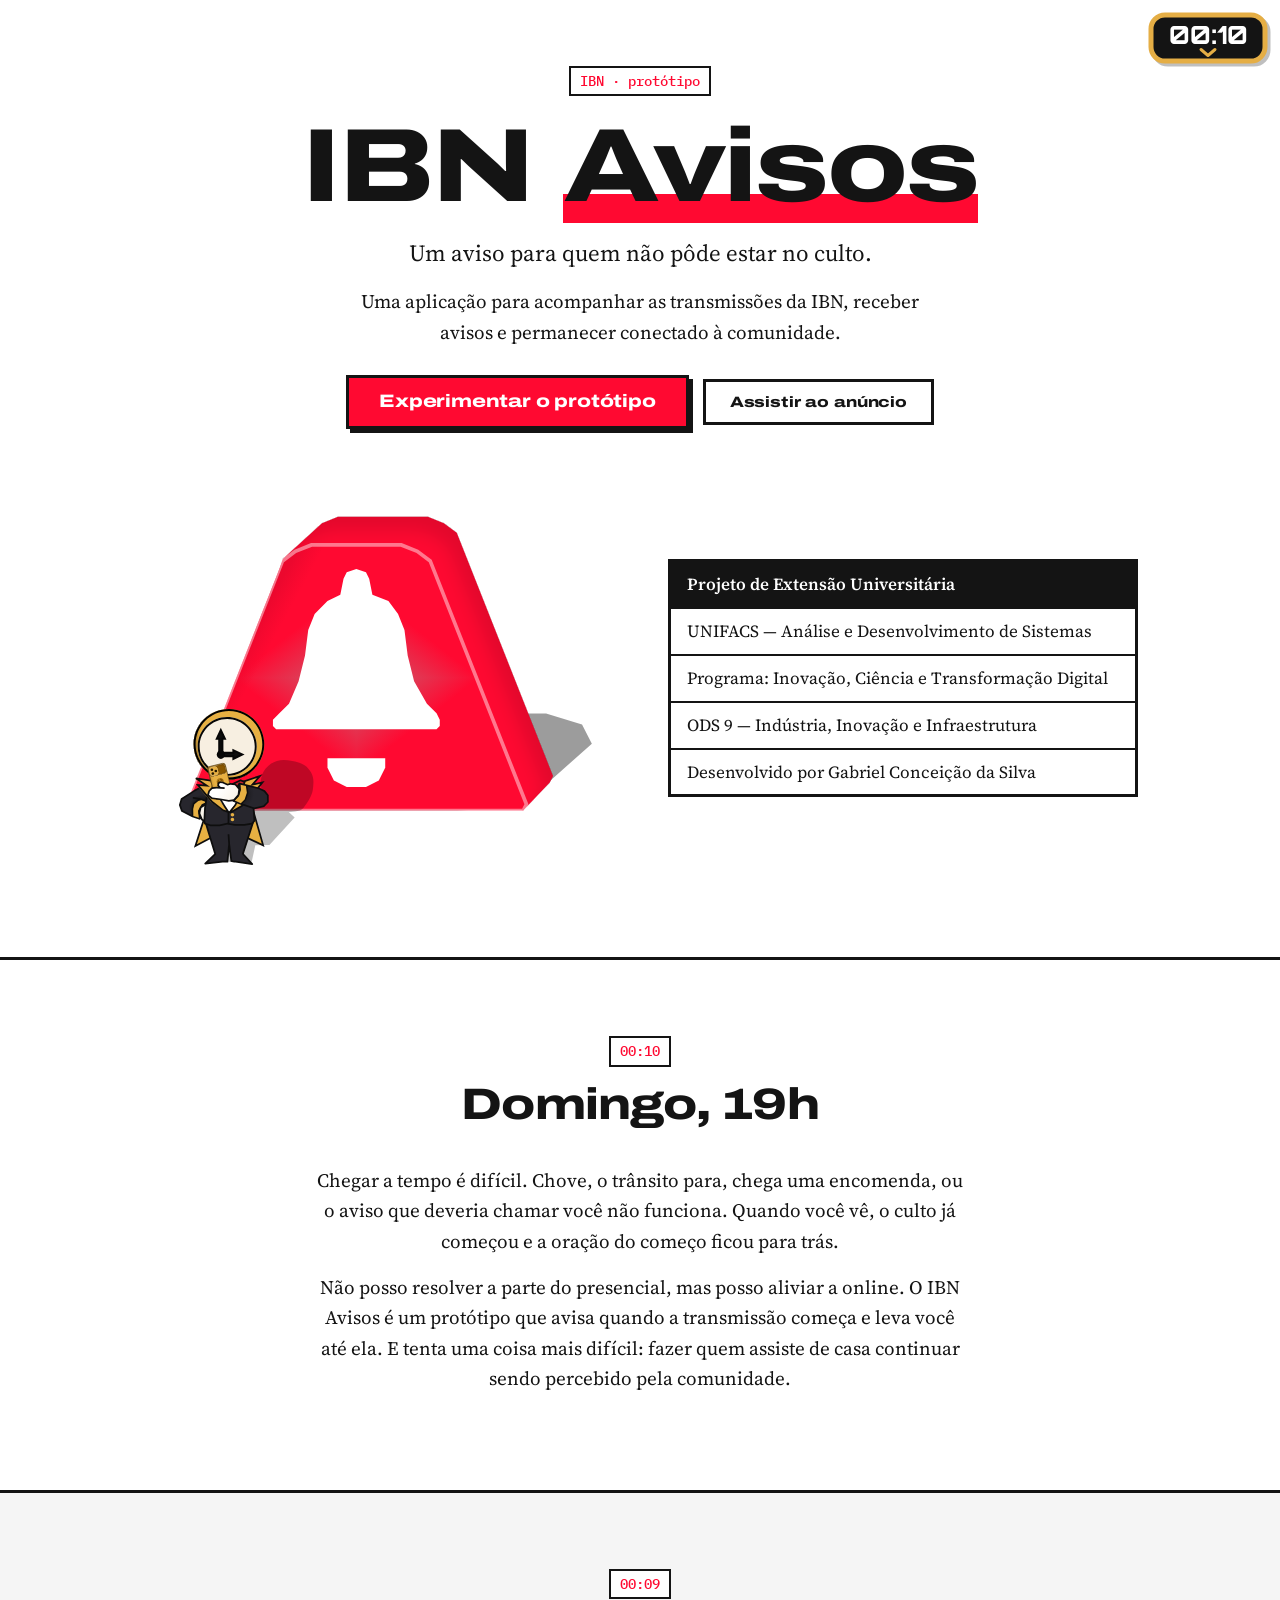
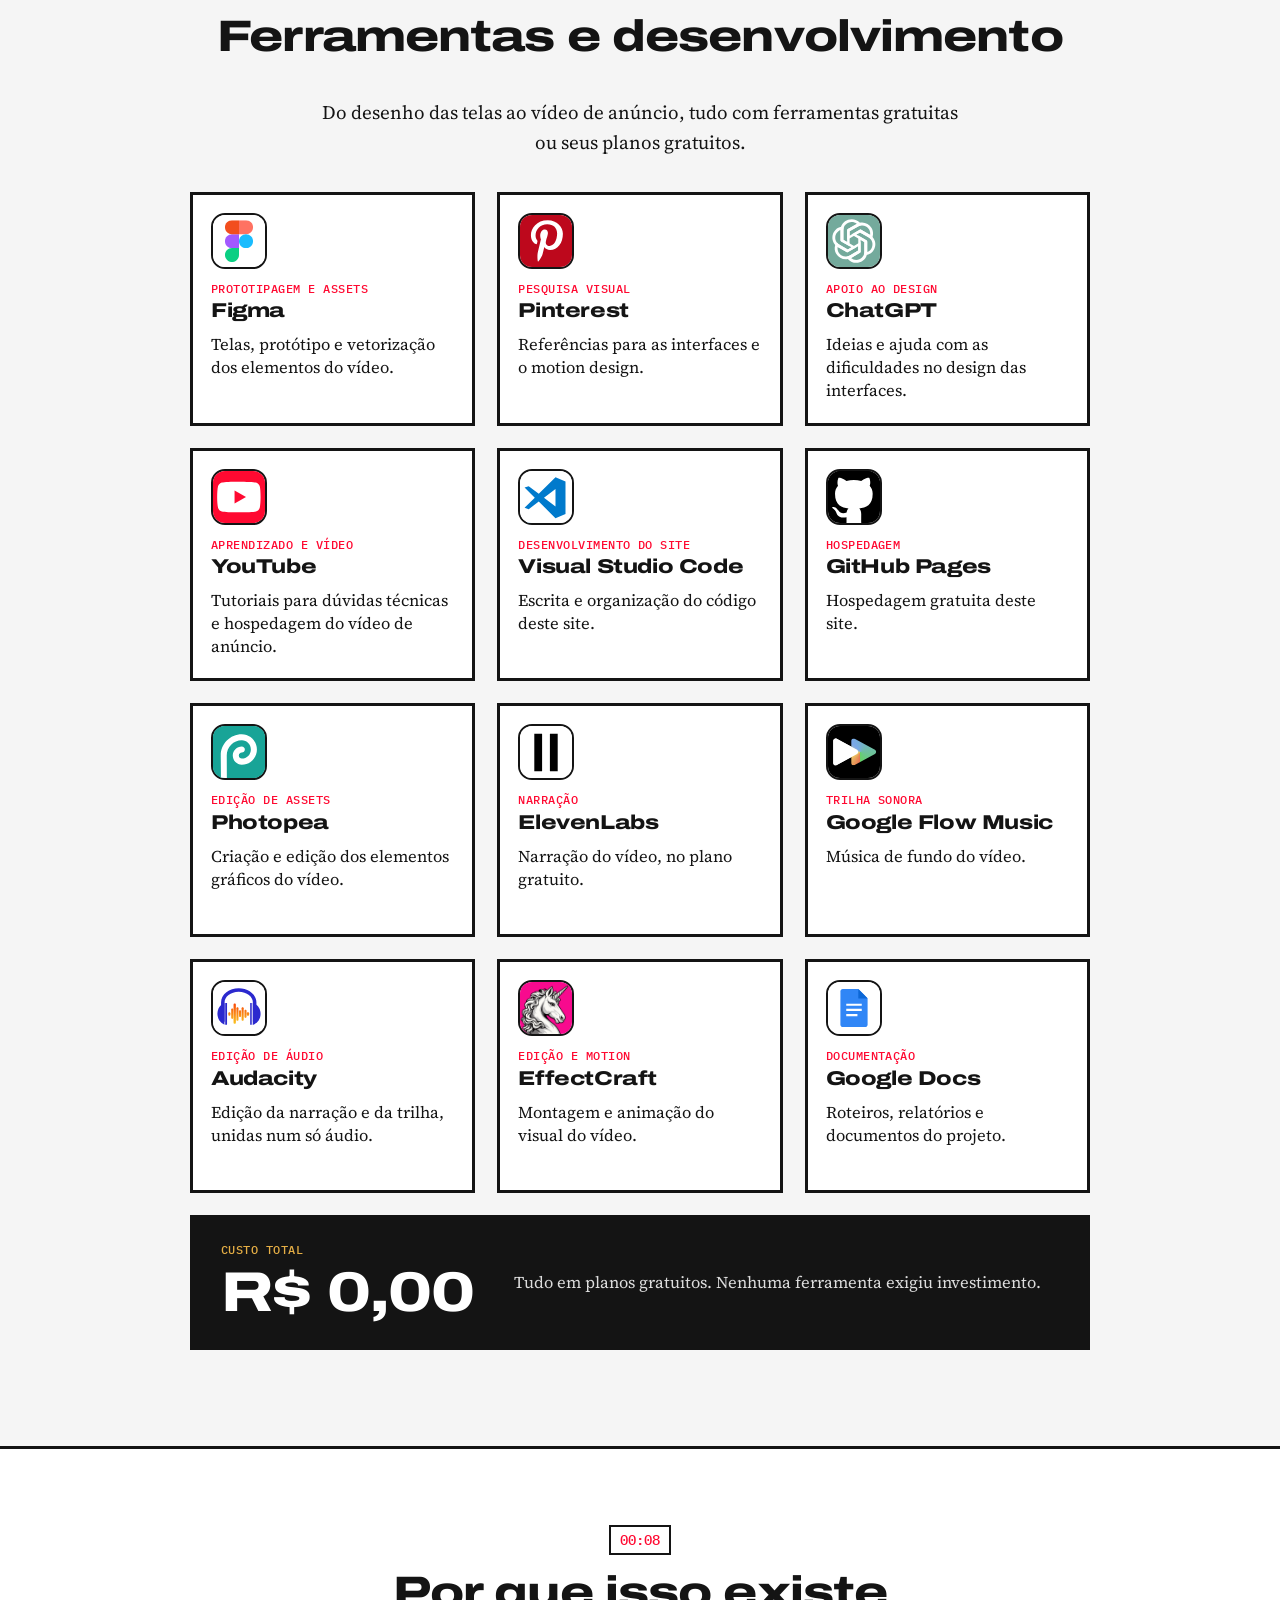
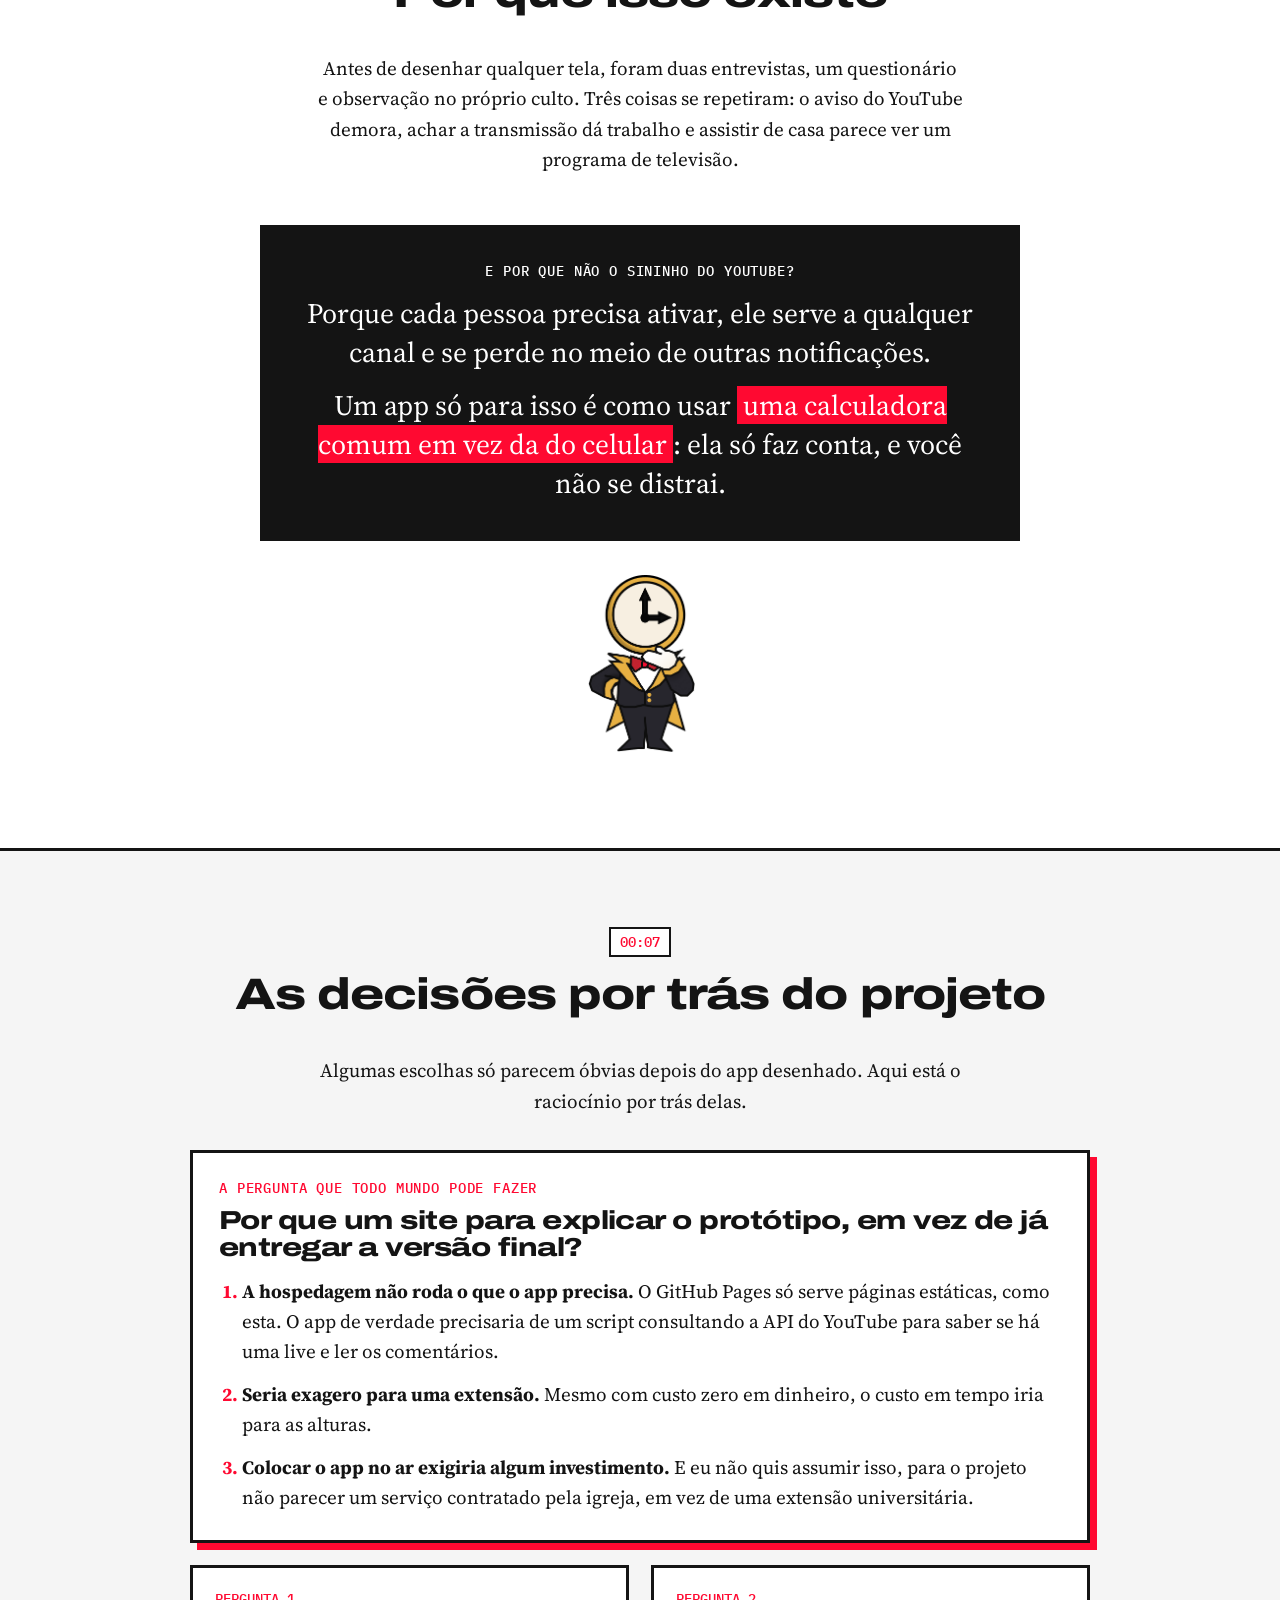
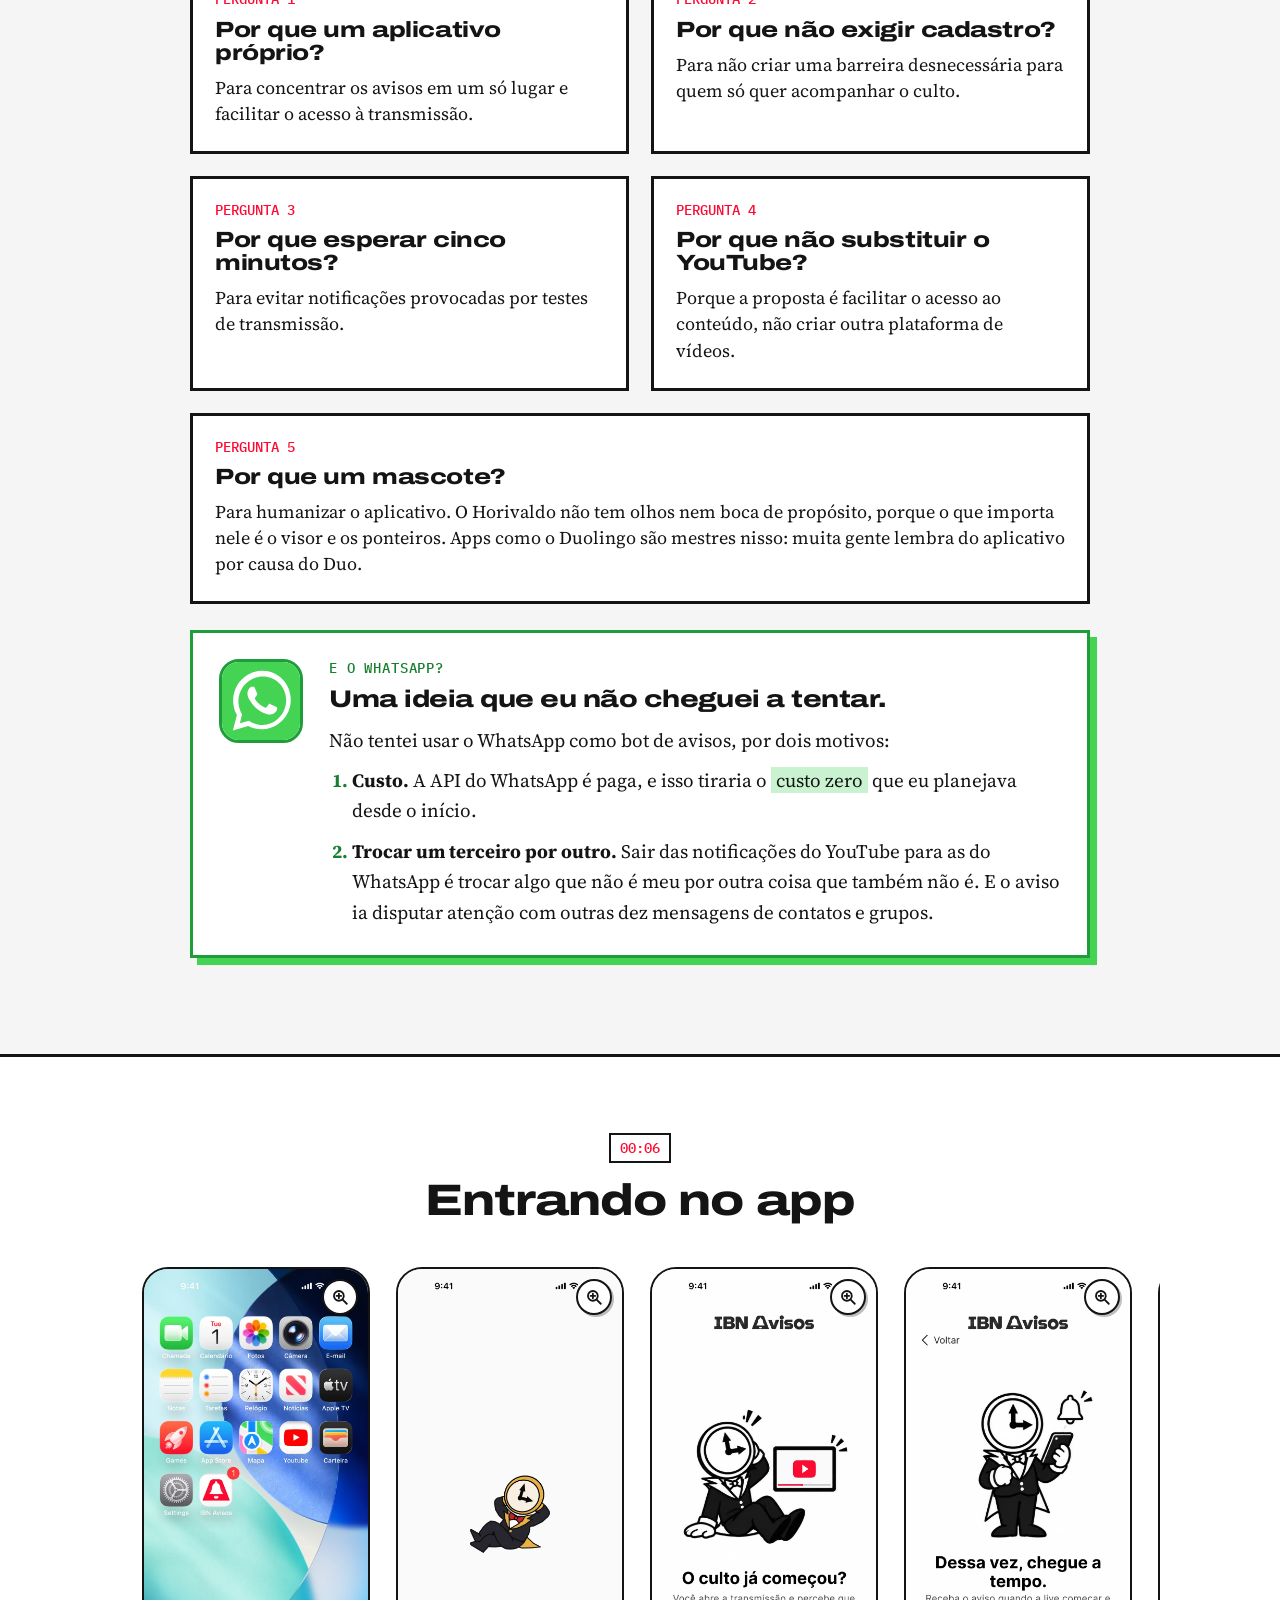
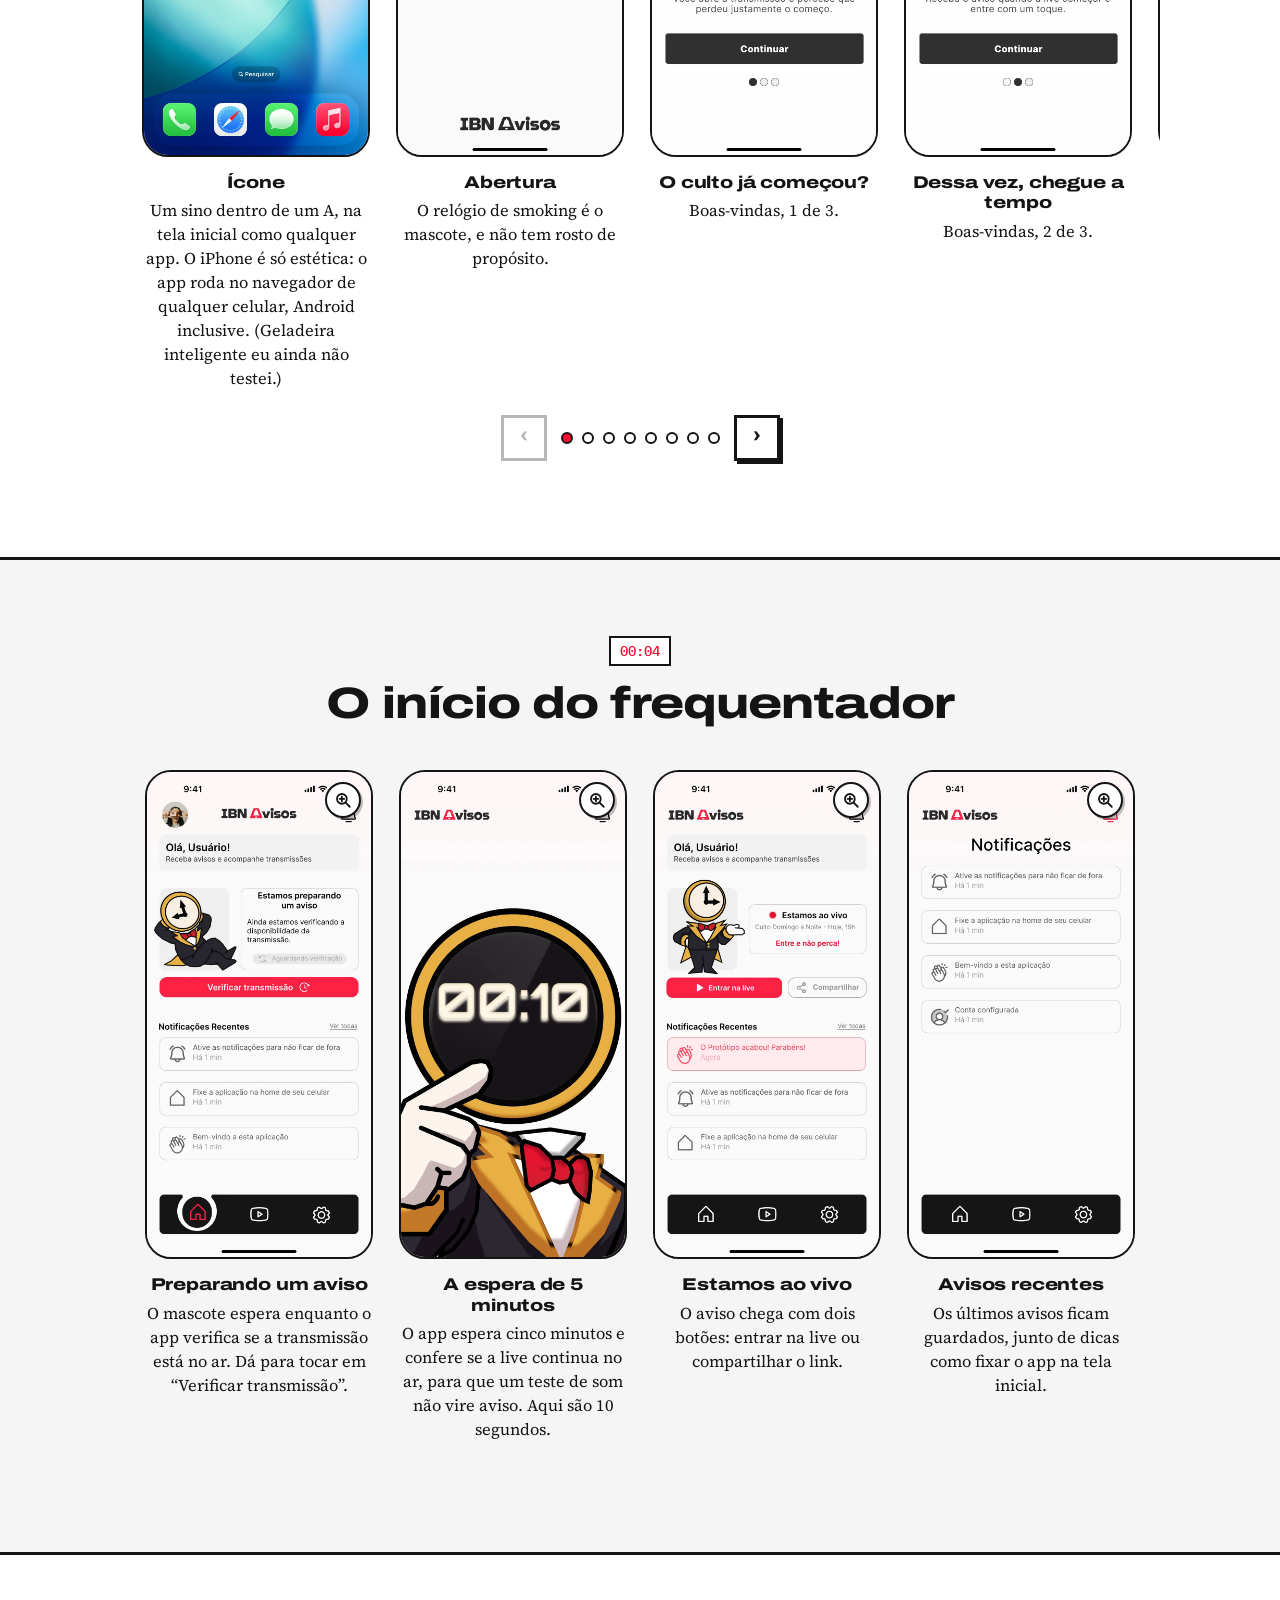
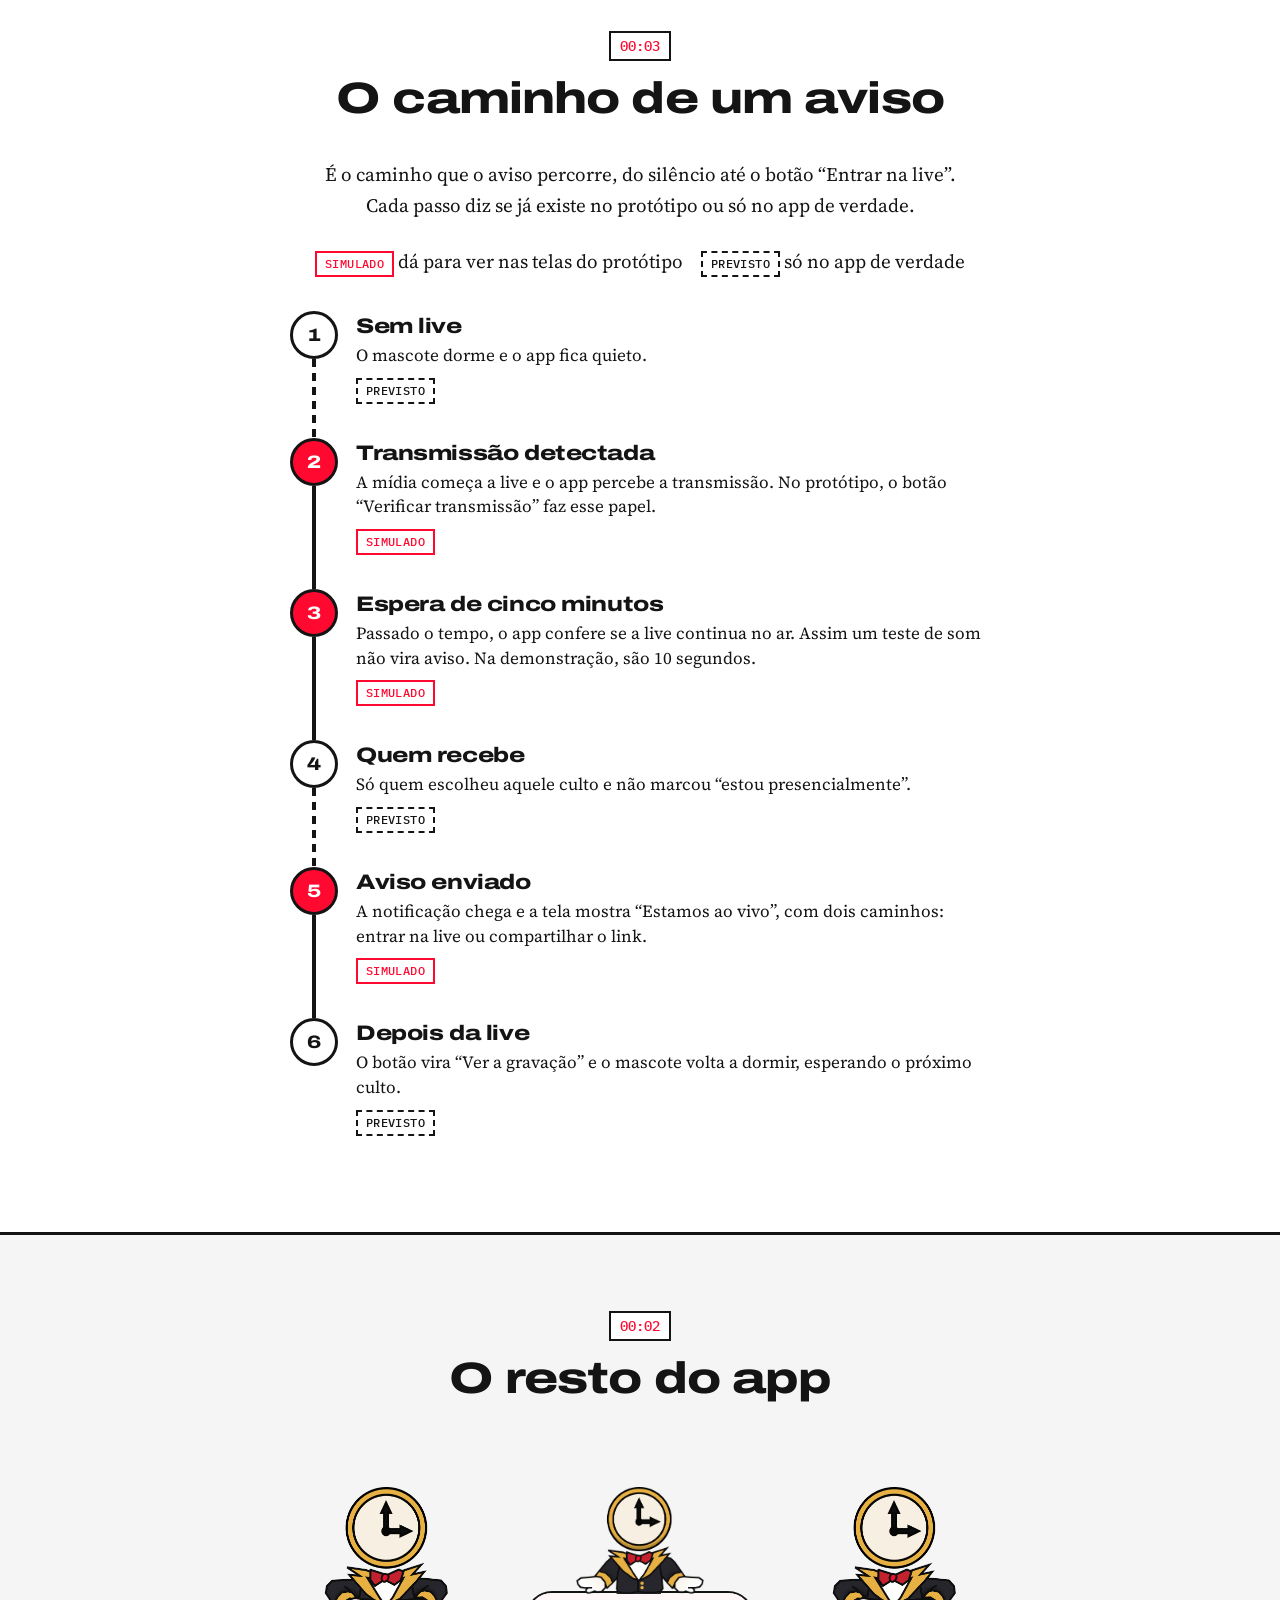
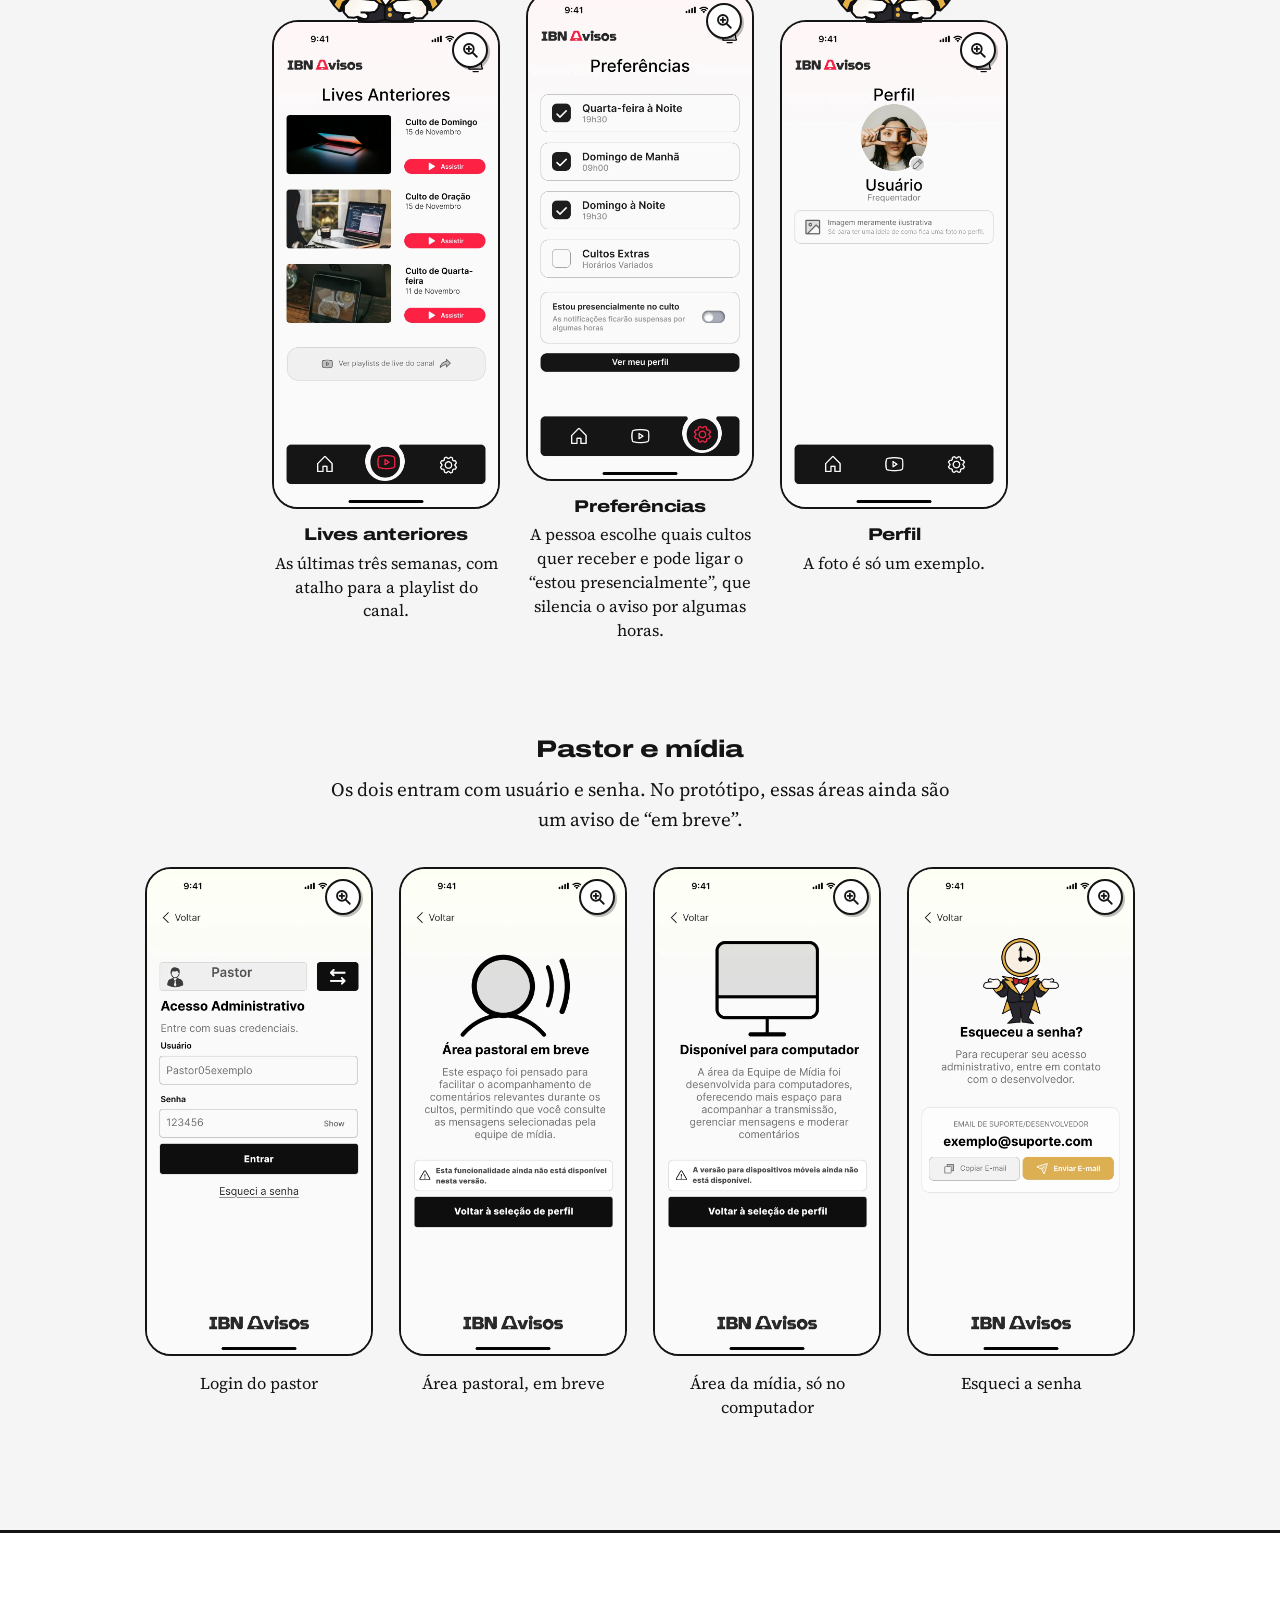
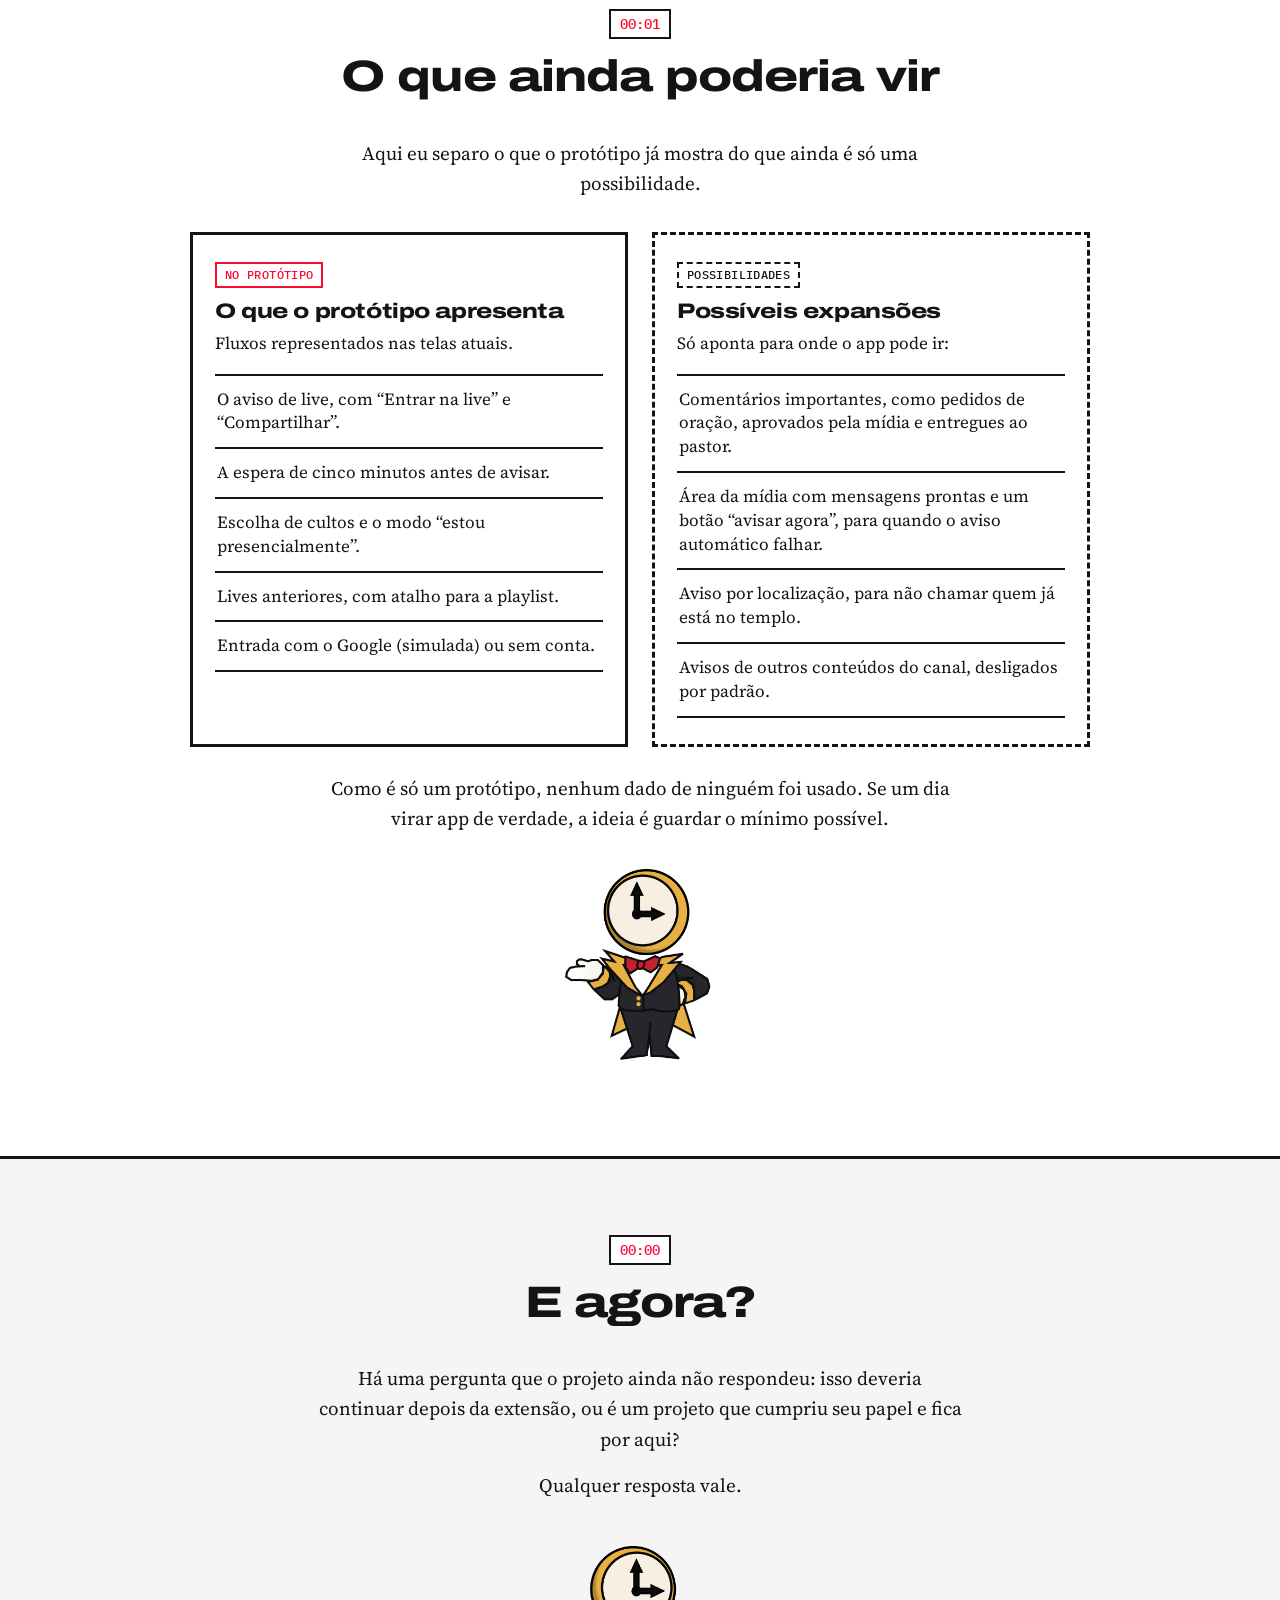
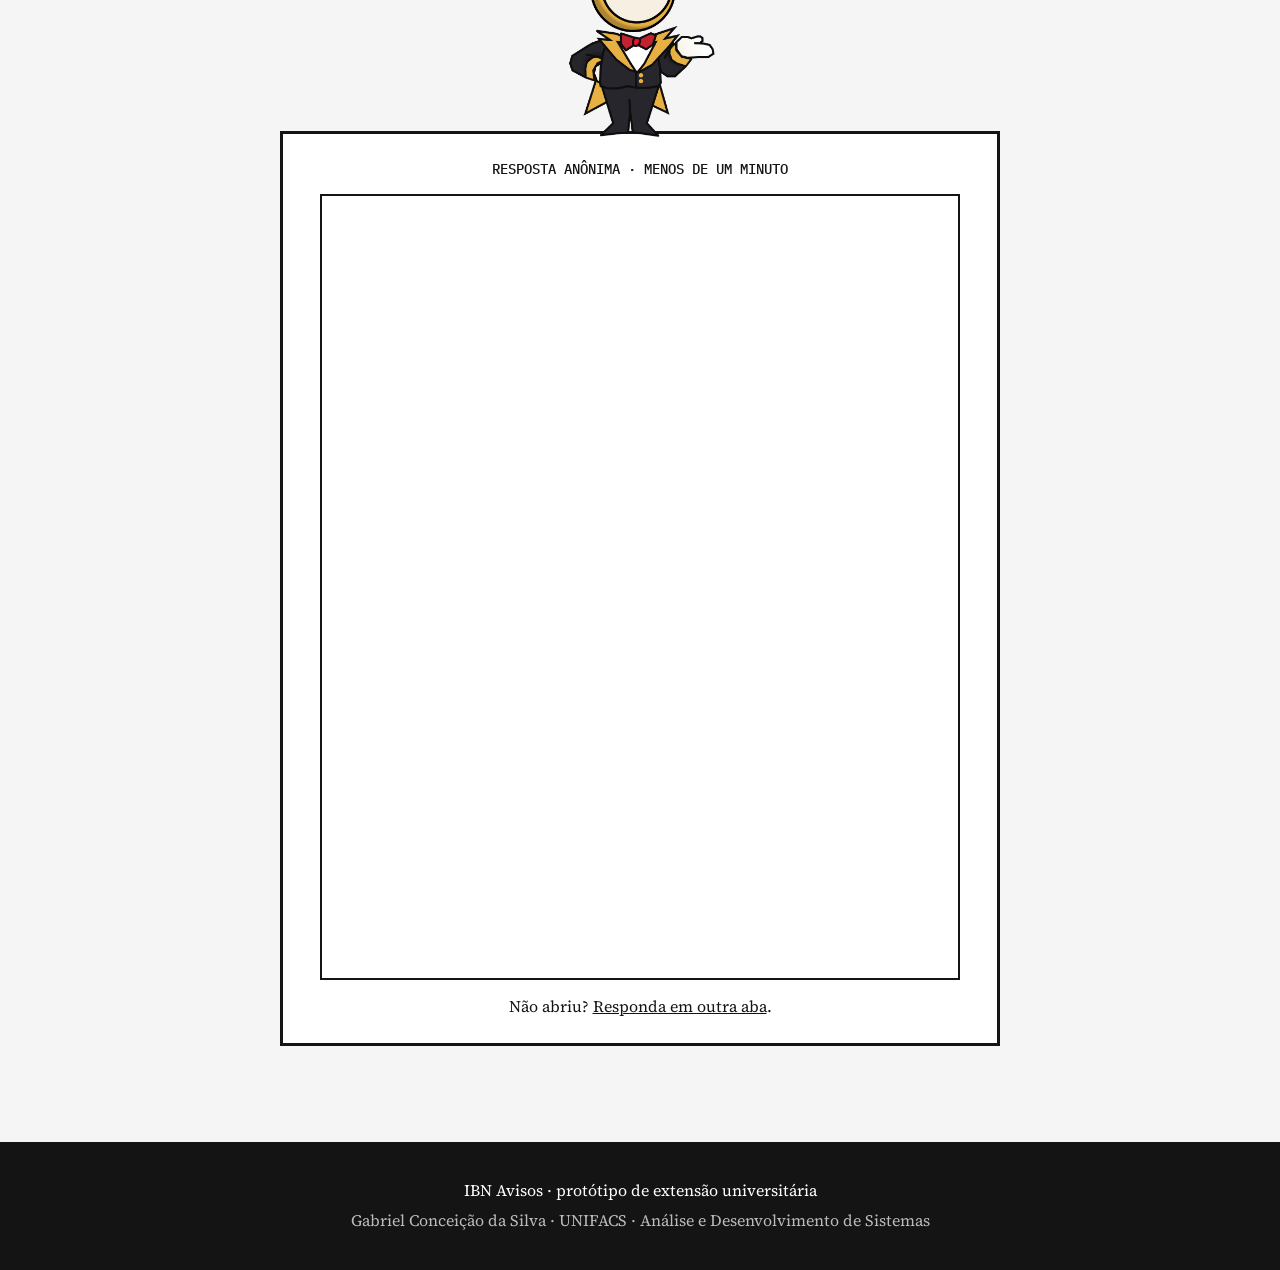
<file: index.html>
<!DOCTYPE html>
<html lang="pt-BR">
<head>
<meta charset="utf-8">
<meta name="viewport" content="width=device-width, initial-scale=1">
<title>IBN Avisos — um aviso para quem não pôde estar no culto</title>
<meta name="description" content="Protótipo de aplicação feito como projeto de extensão universitária: avisa quando o culto começa e leva a pessoa até a transmissão.">
<meta name="theme-color" content="#141414">
<!-- Open Graph. TROQUE og:url e og:image por endereços absolutos (https://...) quando o site estiver publicado. -->
<meta property="og:type" content="website">
<meta property="og:locale" content="pt_BR">
<meta property="og:title" content="IBN Avisos — chegue a tempo">
<meta property="og:description" content="Protótipo de extensão universitária que avisa quando o culto começa e leva a pessoa até a transmissão.">
<meta property="og:image" content="img/icone.png">
<meta property="og:image:alt" content="Ícone do IBN Avisos: um sino branco sobre uma forma vermelha">
<meta name="twitter:card" content="summary">
<link rel="icon" href="img/favicon.png">
<link rel="preconnect" href="https://fonts.googleapis.com">
<link rel="preconnect" href="https://fonts.gstatic.com" crossorigin>
<link href="https://fonts.googleapis.com/css2?family=Archivo:wdth,wght@125,800&family=IBM+Plex+Mono:wght@500&family=Orbitron:wght@800&family=Source+Serif+4:wght@400;600&display=swap" rel="stylesheet">
<style>
:root{--red:#ff0931;--ink:#141414;--gold:#e5ae45;--cinza:#f5f5f5;--sec:76px;--grp:80px;--gut:22px}
*{box-sizing:border-box;margin:0}
html{scroll-behavior:smooth}
body{background:#fff;color:var(--ink);font:19px/1.6 "Source Serif 4",Georgia,serif;text-align:center;overflow-x:hidden}
img{display:block;max-width:100%;height:auto}
h1,h2,h3{font-family:Archivo,"Arial Black",Impact,sans-serif;font-stretch:125%;font-weight:800;line-height:1.05;letter-spacing:-.02em}
a:focus-visible,button:focus-visible,summary:focus-visible{outline:3px solid var(--red);outline-offset:3px}
.w{max-width:1040px;margin:0 auto;padding:0 22px}
.mono{font:500 14px/1.3 "IBM Plex Mono",ui-monospace,monospace}
.st{display:inline-block;color:var(--red);border:2px solid var(--ink);padding:4px 9px;background:#fff}
/* topo */
.hero{display:grid;grid-template-columns:1fr 1fr;grid-template-areas:"titulo titulo" "pair ficha";gap:40px 56px;align-items:center;padding:64px 22px 70px}
.titulo{grid-area:titulo}
h1{font-size:clamp(48px,10vw,104px);margin:16px 0 14px}
h1 span{box-shadow:inset 0 -.28em 0 var(--red)}
.sub{font-size:23px}
.desc{max-width:30em;margin:14px auto 0;font-size:19px}
.acoes{display:flex;gap:14px;justify-content:center;align-items:center;flex-wrap:wrap;margin-top:28px}
.btn{display:inline-flex;align-items:center;justify-content:center;min-height:50px;padding:12px 24px;border:3px solid var(--ink);color:var(--ink);background:#fff;text-decoration:none;font:800 16px/1.1 Archivo,"Arial Black",sans-serif;font-stretch:125%;letter-spacing:-.01em;box-shadow:4px 4px 0 var(--ink);transition:transform .12s,box-shadow .12s}
.btn:hover{transform:translate(2px,2px);box-shadow:2px 2px 0 var(--ink)}
.btn.p{background:var(--red);color:#fff;font-size:18px;padding:14px 30px}
.btn.s{font-size:15px;box-shadow:none;min-height:46px}
.btn.s:hover{transform:none;background:var(--ink);color:#fff}
.pair{grid-area:pair;display:flex;align-items:center;justify-content:center}
.pair img{width:100%;max-width:460px;height:auto}
.ficha{grid-area:ficha;border:3px solid var(--ink);text-align:left;width:100%}
.ficha p{padding:11px 16px;border-top:2px solid var(--ink);font-size:17px;line-height:1.35}
.ficha p:first-child{border-top:0;background:var(--ink);color:#fff;font-weight:600}
/* seções */
section{border-top:3px solid var(--ink);padding:var(--sec) 0 calc(var(--sec) + 20px);scroll-margin-top:0}
section.g{background:var(--cinza)}
.hd{display:flex;flex-direction:column;align-items:center;gap:14px;margin-bottom:38px}
h2{font-size:clamp(28px,4.6vw,44px)}
.tx{max-width:34em;margin:0 auto}
.tx p+p{margin-top:16px}
.tx em{font-style:normal;background:linear-gradient(transparent 62%,#ffd9df 0)}
.callout{max-width:760px;margin:50px auto 0;background:var(--ink);color:#fff;padding:34px 30px;border:3px solid var(--ink)}
.callout .mono{color:#fff;letter-spacing:.06em;margin-bottom:14px}
.callout .big{font-size:clamp(21px,3.4vw,28px);line-height:1.4}
.callout .big+.big{margin-top:14px}
.callout mark{background:var(--red);color:#fff;padding:0 6px}
.pensa{width:110px;margin:34px auto 0}
/* telas */
.grp{margin-top:var(--grp)}
.grp:first-of-type{margin-top:0}
.grp h3{font-size:24px;margin-bottom:12px}
.grp .tx{margin-bottom:26px}
.fg{margin:0;width:100%}
/* carrossel */
.car{--sw:clamp(120px,31vh,228px);--sw:clamp(120px,31svh,228px)}
.trk{display:flex;align-items:flex-start;gap:26px;overflow-x:auto;scroll-snap-type:x mandatory;margin:0 calc(var(--gut) * -1);padding:6px var(--gut) 14px;scroll-padding:0 var(--gut);scrollbar-width:none;overscroll-behavior-x:contain;position:relative;-webkit-overflow-scrolling:touch}
.trk::-webkit-scrollbar{display:none}
.trk>.fg{flex:0 0 var(--sw);width:var(--sw);scroll-snap-align:start}
.trk>.fg:first-child{margin-left:auto}
.trk>.fg:last-child{margin-right:auto}
.trk:focus-visible{outline:3px solid var(--red);outline-offset:-3px}
.ctl{display:flex;align-items:center;justify-content:center;gap:14px;margin-top:10px}
.ar{width:46px;height:46px;border:3px solid var(--ink);background:#fff;color:var(--ink);font:800 22px/1 Archivo,sans-serif;cursor:pointer;display:grid;place-items:center;padding:0 0 3px;box-shadow:3px 3px 0 var(--ink)}
.ar:hover:not(:disabled){background:var(--ink);color:#fff}
.ar:disabled{opacity:.3;cursor:default;box-shadow:none}
.dts{display:flex;gap:9px;align-items:center}
.dts button{position:relative;width:12px;height:12px;border-radius:50%;border:2px solid var(--ink);background:#fff;padding:0;cursor:pointer}
.dts button::after{content:"";position:absolute;inset:-10px -5px}
.dts button.on{background:var(--red)}
.car.fit .ctl{display:none}
.scr{width:100%;border:2px solid var(--ink);border-radius:26px;background:#fff}
.zw{position:relative}
.lupa{position:absolute;top:12px;right:12px;width:36px;height:36px;padding:0;display:grid;place-items:center;background:#fff;color:var(--ink);border:2px solid var(--ink);border-radius:50%;cursor:zoom-in;box-shadow:2px 2px 0 rgba(0,0,0,.25)}
.lupa::after{content:"";position:absolute;inset:-4px}
.lupa:hover{background:var(--ink);color:#fff}
.lupa svg{width:18px;height:18px}
.mm{position:relative;z-index:1;display:block;width:56%;height:auto;margin:0 auto -3px}
figcaption{margin-top:16px;font-size:16.5px;line-height:1.45}
figcaption b{display:block;font:800 17px/1.2 Archivo,sans-serif;font-stretch:125%;letter-spacing:-.01em;margin-bottom:6px}
.lista{max-width:640px;margin:24px auto 0;padding:0;list-style:none;border-top:2px solid var(--ink);text-align:left}
.lista li{padding:14px 4px;border-bottom:2px solid var(--ink)}
.apr{width:150px;margin:36px auto 0}
/* ferramentas */
.tools{display:grid;grid-template-columns:repeat(3,minmax(0,1fr));grid-auto-rows:1fr;gap:22px;max-width:900px;margin:0 auto;text-align:left}
.tool{background:#fff;border:3px solid var(--ink);padding:18px 18px 20px;display:flex;flex-direction:column;gap:12px}
.tool .ic{width:56px;height:56px;border:2px solid var(--ink);border-radius:14px;overflow:hidden;display:block;flex:none;background:#fff}
.tool .ic img{width:100%;height:100%;object-fit:cover}
.tool h3{font-size:20px;margin-top:4px}
.tool .fin{color:var(--red);font-size:12px;letter-spacing:.04em}
.tool>p{font-size:16.5px;line-height:1.4}
.tools1{max-width:900px;margin:22px auto 0;text-align:left}
.tool.zero{background:var(--ink);color:#fff;justify-content:center;flex-direction:row;align-items:center;gap:28px 40px;padding:24px 28px;flex-wrap:wrap}
.tool.zero>p{flex:1 1 260px}
.tool.zero .fin{color:var(--gold)}
.tool.zero h3{font-size:clamp(40px,6vw,56px);margin-top:6px}
.tool.zero>p{color:#ddd}
/* decisões */
.dec .q5{grid-column:1/-1}
.dec{display:grid;grid-template-columns:repeat(2,minmax(0,1fr));gap:22px;max-width:900px;margin:0 auto;text-align:left}
.q{background:#fff;border:3px solid var(--ink);padding:22px 22px 24px;position:relative}
.q .n{color:var(--red);margin-bottom:10px;display:block}
.q h3{font-size:22px;margin-bottom:10px}
.q p{font-size:18px;line-height:1.45}
.why{max-width:900px;margin:34px auto 22px;background:#fff;border:3px solid var(--ink);box-shadow:7px 7px 0 var(--red);padding:26px 26px 28px;text-align:left}
.why .mono{color:var(--red);letter-spacing:.06em;display:block;margin-bottom:10px}
.why h3{font-size:clamp(21px,3vw,26px);margin-bottom:14px}
.why ol{margin:12px 0 0 1.2em;padding:0}
.why li{margin-top:12px}
.why li::marker{color:var(--red);font-weight:700}
.zap{max-width:900px;margin:26px auto 0;background:#fff;color:var(--ink);text-align:left;padding:26px 26px 28px;border:3px solid #1f9d3b;box-shadow:7px 7px 0 #45d354;display:grid;grid-template-columns:84px 1fr;gap:22px 26px;align-items:start}
.zap .zi{width:84px;height:84px;border:3px solid #1f9d3b;border-radius:20px;overflow:hidden;background:#45d354}
.zap .zi img{width:100%;height:100%}
.zap .mono{color:#17802f;letter-spacing:.06em;margin-bottom:10px;display:block}
.zap h3{font-size:24px;margin-bottom:12px}
.zap p+p{margin-top:12px}
.zap mark{background:#c9f3d0;color:var(--ink);padding:0 5px}
.zap ol{margin:10px 0 0 1.2em;padding:0}
.zap li{margin-top:10px}
.zap li::marker{color:#17802f;font-weight:700}
/* fluxo */
.leg{display:flex;gap:10px 18px;justify-content:center;flex-wrap:wrap;margin:0 auto 34px;max-width:720px}
.tag{display:inline-block;font:500 12px/1 "IBM Plex Mono",monospace;padding:5px 8px;letter-spacing:.03em;background:#fff}
.tag.sim{border:2px solid var(--red);color:var(--red)}
.tag.prev{border:2px dashed var(--ink);color:var(--ink)}
.fluxo{list-style:none;padding:0;max-width:700px;margin:0 auto;text-align:left}
.passo{display:grid;grid-template-columns:48px 1fr;gap:8px 18px;position:relative;padding-bottom:34px}
.passo:last-child{padding-bottom:0}
.passo::before{content:"";position:absolute;left:22px;top:48px;bottom:0;width:4px;background:var(--ink)}
.passo.prev::before{background:repeating-linear-gradient(var(--ink) 0 8px,transparent 8px 14px)}
.passo:last-child::before{display:none}
.num{width:48px;height:48px;border-radius:50%;border:3px solid var(--ink);background:#fff;display:grid;place-items:center;font:800 18px Archivo,sans-serif;font-stretch:125%;position:relative;z-index:1}
.passo.sim .num{background:var(--red);color:#fff}
.passo h3{font-size:21px;margin:4px 0 6px}
.passo p{font-size:17px;line-height:1.45}
.passo .tag{margin-top:10px}
/* 00:01 */
.dois{display:grid;grid-template-columns:repeat(2,minmax(0,1fr));gap:24px;max-width:900px;margin:0 auto;text-align:left;align-items:stretch}
.col{border:3px solid var(--ink);background:#fff;padding:22px 22px 26px}
.col.ex{border-style:dashed}
.col h3{font-size:21px;margin:12px 0 8px}
.col .tag{margin:0}
.col>p{font-size:17px}
.col ul{list-style:none;padding:0;border-top:2px solid var(--ink);margin-top:16px}
.col li{padding:12px 2px;border-bottom:2px solid var(--ink);font-size:17px;line-height:1.4}
/* formulário */
.voto{position:relative;border:3px solid var(--ink);padding:26px 22px 24px;margin:230px auto 0;max-width:720px;background:#fff}
.voto .mm{position:absolute;left:50%;bottom:100%;transform:translateX(-50%);width:150px;margin:0 0 -3px}
.voto iframe{display:block;width:100%;max-width:640px;height:786px;border:2px solid var(--ink);margin:16px auto 0}
.voto a{color:var(--ink)}
.fm summary{display:none;list-style:none;cursor:pointer}
.fm summary::-webkit-details-marker{display:none}
.fm .btn{margin-top:16px}
footer{background:var(--ink);color:#fff;padding:36px 0;font-size:16px}
footer p+p{margin-top:4px;color:#bbb}
/* relógio-menu */
#rel{position:fixed;top:12px;right:12px;z-index:50;text-align:right}
#rel button{display:block;margin-left:auto;background:none;border:0;padding:0;cursor:pointer;filter:drop-shadow(3px 3px 0 rgba(0,0,0,.25))}
#rel svg{width:120px;height:auto;display:block}
#rel #chv{transform-box:fill-box;transform-origin:center;transition:transform .15s}
#rel button[aria-expanded=true] #chv{transform:rotate(180deg)}
#men{display:none;margin-top:10px;background:#fff;border:3px solid var(--ink);text-align:left;min-width:250px;max-height:calc(100vh - 120px);overflow-y:auto;overscroll-behavior:contain}
#men.on{display:block}
#men a{display:flex;gap:12px;align-items:center;padding:11px 14px;border-top:2px solid var(--ink);color:var(--ink);text-decoration:none;font-size:16px}
#men a:first-child{border-top:0}
#men a:hover,#men a.at{background:var(--ink);color:#fff}
#men a span{color:var(--red);min-width:44px}
#men a:hover span,#men a.at span{color:#fff}
/* aviso */
#toast{position:fixed;left:50%;bottom:20px;transform:translate(-50%,30px);opacity:0;pointer-events:none;z-index:80;background:var(--ink);color:#fff;border:3px solid var(--gold);padding:12px 16px;font-size:16px;max-width:calc(100vw - 32px);transition:.2s}
#toast.on{opacity:1;transform:translate(-50%,0)}
/* ampliação */
#lb{position:fixed;inset:0;z-index:100;background:rgba(10,10,10,.97);display:none;flex-direction:column;color:#fff;touch-action:none;user-select:none;-webkit-user-select:none}
#lb.on{display:flex}
#lb .bar{display:flex;align-items:center;justify-content:space-between;gap:8px;padding:10px 12px;flex:none}
#lb .bar .mono{color:#fff}
#lb .bt{display:flex;gap:8px}
#lb button{min-width:44px;height:44px;background:#fff;color:var(--ink);border:2px solid var(--ink);font:800 20px/1 Archivo,sans-serif;cursor:pointer;display:grid;place-items:center;padding:0 8px}
#lb button:hover{background:var(--gold)}
#lb button:disabled{opacity:.35;cursor:default}
#lb .stage{flex:1;min-height:0;position:relative;overflow:hidden;display:grid;grid-template-columns:minmax(0,1fr);grid-template-rows:minmax(0,1fr);place-items:center;cursor:grab}
#lb .stage.z{cursor:move}
#lb img{max-width:94vw;max-height:100%;width:auto;height:auto;object-fit:contain;transform-origin:center;will-change:transform;pointer-events:none;border-radius:20px;background:#fff;-webkit-user-drag:none}
#lb .nv{position:absolute;top:50%;transform:translateY(-50%);z-index:2}
#lb .nv.a{left:8px}#lb .nv.b{right:8px}
#lb .cap{flex:none;text-align:center;font-size:15px;line-height:1.35;padding:8px 16px 14px;min-height:30px;color:#ddd}
#lb .cap.h{visibility:hidden}
@media(max-width:1000px){.tools{grid-template-columns:repeat(2,minmax(0,1fr))}}
@media(max-width:820px){
 .hero{grid-template-columns:1fr;grid-template-areas:"titulo" "pair" "ficha";gap:34px}
 .pair{max-width:420px;margin:0 auto}
 #rel svg{width:96px}
 .dec,.dois{grid-template-columns:1fr}
}
@media(max-width:520px){
 .why{padding:20px 18px 22px;box-shadow:5px 5px 0 var(--red)}
 :root{--sec:54px;--grp:56px;--gut:18px}
 body{font-size:18px}
 .hero{padding:84px 18px 54px;gap:28px}
 .w{padding:0 18px}
 .sub{font-size:20px}
 .desc{font-size:17.5px}
 .acoes{flex-direction:column;align-items:stretch;gap:12px}
 .btn.p{font-size:17px}
 .car{--sw:clamp(120px,min(60vw,31vh),240px);--sw:clamp(120px,min(60vw,31svh),240px)}
 .trk{gap:18px}
 .voto{padding:20px 12px;margin-top:185px}.voto .mm{width:110px}.callout{padding:26px 20px}
 #men{min-width:220px}
 .tools{grid-template-columns:1fr}
 .tool.zero{flex-direction:column;align-items:flex-start;gap:12px;padding:18px 18px 20px}
 .tool.zero>p{flex:none}
 .passo{grid-template-columns:40px 1fr;gap:6px 14px}
 .passo::before{left:18px;top:40px}
 .num{width:40px;height:40px;font-size:16px}
  .zap{grid-template-columns:1fr;padding:22px 18px 24px;box-shadow:5px 5px 0 #45d354}
 .zap .zi{width:64px;height:64px;border-radius:16px}
 .q{padding:18px 18px 20px}
 .col{padding:18px 16px 22px}
 .fm summary{display:flex}
 .fm:not([open]) .ifr{display:none}
 .fm[open] summary{display:none}
 .voto iframe{height:640px}
 .lupa{width:34px;height:34px;top:10px;right:10px}
}
@media(max-width:360px){
 :root{--gut:14px}
 .w{padding:0 14px}
 .btn.p{padding:14px 16px}
 #rel svg{width:88px}
}
@media(min-width:521px){.fm .ifr{display:block}}
@media(prefers-reduced-motion:reduce){html{scroll-behavior:auto}.btn,#toast,#rel #chv{transition:none}}
</style>
</head>
<body>

<div id="rel">
<button type="button" id="rb" aria-expanded="false" aria-controls="men" aria-label="Contador e sumário: abrir o menu de seções">
<svg viewBox="0 0 120 52" role="img" aria-hidden="true"><rect x="3" y="3" width="114" height="46" rx="14" fill="#141414" stroke="#e5ae45" stroke-width="5"/><text id="rt" x="60" y="22" text-anchor="middle" dominant-baseline="central" font-family="Orbitron,'Courier New',monospace" font-weight="800" font-size="25" fill="#fff">00:10</text><path id="chv" d="M53 37.5L60 43.5L67 37.5" fill="none" stroke="#e5ae45" stroke-width="3" stroke-linecap="round" stroke-linejoin="round"/></svg>
</button>
<nav id="men" aria-label="Sumário"></nav>
</div>

<header class="w hero">
<div class="titulo">
<span class="mono st">IBN · protótipo</span>
<h1>IBN <span>Avisos</span></h1>
<p class="sub">Um aviso para quem não pôde estar no culto.</p>
<p class="desc">Uma aplicação para acompanhar as transmissões da IBN, receber avisos e permanecer conectado à comunidade.</p>
<div class="acoes">
<a class="btn p" href="prototipo.html">Experimentar o protótipo</a>
<a class="btn s" href="anuncio.html">Assistir ao anúncio</a>
</div>
</div>
<div class="pair"><img src="img/hero.svg" width="1125" height="1024" alt="O ícone do IBN Avisos, um sino branco sobre uma forma vermelha, e o mascote de smoking, de costas, olhando para ele"></div>
<div class="ficha">
<p>Projeto de Extensão Universitária</p>
<p>UNIFACS — Análise e Desenvolvimento de Sistemas</p>
<p>Programa: Inovação, Ciência e Transformação Digital</p>
<p>ODS 9 — Indústria, Inovação e Infraestrutura</p>
<p>Desenvolvido por Gabriel Conceição da Silva</p>
</div>
</header>

<!-- 00:10 -->
<section data-t="00:10" data-n="Domingo, 19h" id="s10"><div class="w">
<div class="hd"><span class="mono st">00:10</span><h2>Domingo, 19h</h2></div>
<div class="tx">
<p>Chegar a tempo é difícil. Chove, o trânsito para, chega uma encomenda, ou o aviso que deveria chamar você não funciona. Quando você vê, o culto já começou e a oração do começo ficou para trás.</p>
<p>Não posso resolver a parte do presencial, mas posso aliviar a online. O IBN Avisos é um protótipo que avisa quando a transmissão começa e leva você até ela. E tenta uma coisa mais difícil: fazer quem assiste de casa continuar sendo percebido pela comunidade.</p>
</div>
</div></section>

<!-- 00:09 — Ferramentas -->
<section class="g" data-t="00:09" data-n="Ferramentas e desenvolvimento" id="s9"><div class="w">
<div class="hd"><span class="mono st">00:09</span><h2>Ferramentas e desenvolvimento</h2></div>
<div class="tx"><p>Do desenho das telas ao vídeo de anúncio, tudo com ferramentas gratuitas ou seus planos gratuitos.</p></div>
<div class="tools" style="margin-top:34px">
<article class="tool"><span class="ic"><img src="img/tools/figma-icon.svg" width="56" height="56" loading="lazy" decoding="async" alt=""></span><div><p class="mono fin">PROTOTIPAGEM E ASSETS</p><h3>Figma</h3></div><p>Telas, protótipo e vetorização dos elementos do vídeo.</p></article>
<article class="tool"><span class="ic"><img src="img/tools/pinterest-icon.svg" width="56" height="56" loading="lazy" decoding="async" alt=""></span><div><p class="mono fin">PESQUISA VISUAL</p><h3>Pinterest</h3></div><p>Referências para as interfaces e o motion design.</p></article>
<article class="tool"><span class="ic"><img src="img/tools/chatgpt-icon.svg" width="56" height="56" loading="lazy" decoding="async" alt=""></span><div><p class="mono fin">APOIO AO DESIGN</p><h3>ChatGPT</h3></div><p>Ideias e ajuda com as dificuldades no design das interfaces.</p></article>
<article class="tool"><span class="ic"><img src="img/tools/youtube-icon.svg" width="56" height="56" loading="lazy" decoding="async" alt=""></span><div><p class="mono fin">APRENDIZADO E VÍDEO</p><h3>YouTube</h3></div><p>Tutoriais para dúvidas técnicas e hospedagem do vídeo de anúncio.</p></article>
<article class="tool"><span class="ic"><img src="img/tools/vscode-icon.svg" width="56" height="56" loading="lazy" decoding="async" alt=""></span><div><p class="mono fin">DESENVOLVIMENTO DO SITE</p><h3>Visual Studio Code</h3></div><p>Escrita e organização do código deste site.</p></article>
<article class="tool"><span class="ic"><img src="img/tools/github-pages-icon.svg" width="56" height="56" loading="lazy" decoding="async" alt=""></span><div><p class="mono fin">HOSPEDAGEM</p><h3>GitHub Pages</h3></div><p>Hospedagem gratuita deste site.</p></article>
<article class="tool"><span class="ic"><img src="img/tools/photopea-icon.svg" width="56" height="56" loading="lazy" decoding="async" alt=""></span><div><p class="mono fin">EDIÇÃO DE ASSETS</p><h3>Photopea</h3></div><p>Criação e edição dos elementos gráficos do vídeo.</p></article>
<article class="tool"><span class="ic"><img src="img/tools/elevenlabs-icon.svg" width="56" height="56" loading="lazy" decoding="async" alt=""></span><div><p class="mono fin">NARRAÇÃO</p><h3>ElevenLabs</h3></div><p>Narração do vídeo, no plano gratuito.</p></article>
<article class="tool"><span class="ic"><img src="img/tools/googleflowmusic-icon.svg" width="56" height="56" loading="lazy" decoding="async" alt=""></span><div><p class="mono fin">TRILHA SONORA</p><h3>Google Flow Music</h3></div><p>Música de fundo do vídeo.</p></article>
<article class="tool"><span class="ic"><img src="img/tools/audacity-icon.svg" width="56" height="56" loading="lazy" decoding="async" alt=""></span><div><p class="mono fin">EDIÇÃO DE ÁUDIO</p><h3>Audacity</h3></div><p>Edição da narração e da trilha, unidas num só áudio.</p></article>
<article class="tool"><span class="ic"><img src="img/tools/effectcraft-icon.png" width="56" height="56" loading="lazy" decoding="async" alt=""></span><div><p class="mono fin">EDIÇÃO E MOTION</p><h3>EffectCraft</h3></div><p>Montagem e animação do visual do vídeo.</p></article>
<article class="tool"><span class="ic"><img src="img/tools/googledocs-icon.svg" width="56" height="56" loading="lazy" decoding="async" alt=""></span><div><p class="mono fin">DOCUMENTAÇÃO</p><h3>Google Docs</h3></div><p>Roteiros, relatórios e documentos do projeto.</p></article>
</div>
<div class="tools1"><article class="tool zero"><div><p class="mono fin">CUSTO TOTAL</p><h3>R$ 0,00</h3></div><p>Tudo em planos gratuitos. Nenhuma ferramenta exigiu investimento.</p></article></div>
</div></section>

<!-- 00:08 -->
<section data-t="00:08" data-n="Por que isso existe" id="s8"><div class="w">
<div class="hd"><span class="mono st">00:08</span><h2>Por que isso existe</h2></div>
<div class="tx"><p>Antes de desenhar qualquer tela, foram duas entrevistas, um questionário e observação no próprio culto. Três coisas se repetiram: o aviso do YouTube demora, achar a transmissão dá trabalho e assistir de casa parece ver um programa de televisão.</p></div>
<div class="callout">
<p class="mono">E POR QUE NÃO O SININHO DO YOUTUBE?</p>
<p class="big">Porque cada pessoa precisa ativar, ele serve a qualquer canal e se perde no meio de outras notificações.</p>
<p class="big">Um app só para isso é como usar <mark>uma calculadora comum em vez da do celular</mark>: ela só faz conta, e você não se distrai.</p>
</div>
<img class="pensa" src="img/pensa.png" width="223" height="359" loading="lazy" decoding="async" alt="O mascote pensativo, com a mão no queixo">
</div></section>

<!-- 00:07 -->
<section class="g" data-t="00:07" data-n="As decisões por trás do projeto" id="s7"><div class="w">
<div class="hd"><span class="mono st">00:07</span><h2>As decisões por trás do projeto</h2></div>
<div class="tx"><p>Algumas escolhas só parecem óbvias depois do app desenhado. Aqui está o raciocínio por trás delas.</p></div>
<div class="why">
<span class="mono">A PERGUNTA QUE TODO MUNDO PODE FAZER</span>
<h3>Por que um site para explicar o protótipo, em vez de já entregar a versão final?</h3>
<ol>
<li><b>A hospedagem não roda o que o app precisa.</b> O GitHub Pages só serve páginas estáticas, como esta. O app de verdade precisaria de um script consultando a API do YouTube para saber se há uma live e ler os comentários.</li>
<li><b>Seria exagero para uma extensão.</b> Mesmo com custo zero em dinheiro, o custo em tempo iria para as alturas.</li>
<li><b>Colocar o app no ar exigiria algum investimento.</b> E eu não quis assumir isso, para o projeto não parecer um serviço contratado pela igreja, em vez de uma extensão universitária.</li>
</ol>
</div>
<div class="dec">
<article class="q"><span class="mono n">PERGUNTA 1</span><h3>Por que um aplicativo próprio?</h3><p>Para concentrar os avisos em um só lugar e facilitar o acesso à transmissão.</p></article>
<article class="q"><span class="mono n">PERGUNTA 2</span><h3>Por que não exigir cadastro?</h3><p>Para não criar uma barreira desnecessária para quem só quer acompanhar o culto.</p></article>
<article class="q"><span class="mono n">PERGUNTA 3</span><h3>Por que esperar cinco minutos?</h3><p>Para evitar notificações provocadas por testes de transmissão.</p></article>
<article class="q"><span class="mono n">PERGUNTA 4</span><h3>Por que não substituir o YouTube?</h3><p>Porque a proposta é facilitar o acesso ao conteúdo, não criar outra plataforma de vídeos.</p></article>
<article class="q q5"><span class="mono n">PERGUNTA 5</span><h3>Por que um mascote?</h3><p>Para humanizar o aplicativo. O Horivaldo não tem olhos nem boca de propósito, porque o que importa nele é o visor e os ponteiros. Apps como o Duolingo são mestres nisso: muita gente lembra do aplicativo por causa do Duo.</p></article>
</div>
<div class="zap">
<span class="zi"><img src="img/zap-icon.svg" width="84" height="84" loading="lazy" decoding="async" alt="Ícone do WhatsApp"></span>
<div>
<span class="mono">E O WHATSAPP?</span>
<h3>Uma ideia que eu não cheguei a tentar.</h3>
<p>Não tentei usar o WhatsApp como bot de avisos, por dois motivos:</p>
<ol>
<li><b>Custo.</b> A API do WhatsApp é paga, e isso tiraria o <mark>custo zero</mark> que eu planejava desde o início.</li>
<li><b>Trocar um terceiro por outro.</b> Sair das notificações do YouTube para as do WhatsApp é trocar algo que não é meu por outra coisa que também não é. E o aviso ia disputar atenção com outras dez mensagens de contatos e grupos.</li>
</ol>
</div>
</div>
</div></section>

<!-- 00:06 -->
<section data-t="00:06" data-n="Entrando no app" id="s6"><div class="w">
<div class="hd"><span class="mono st">00:06</span><h2>Entrando no app</h2></div>
<div class="car" role="region" aria-roledescription="carrossel" aria-label="Entrando no app"><div class="trk" tabindex="0"><figure class="fg"><img class="scr" src="img/t/iphone.webp" data-full="img/full/iphone.webp" width="860" height="1864" loading="lazy" decoding="async" alt="Tela inicial de um celular com o ícone do IBN Avisos"><figcaption><b>Ícone</b>Um sino dentro de um A, na tela inicial como qualquer app. O iPhone é só estética: o app roda no navegador de qualquer celular, Android inclusive. (Geladeira inteligente eu ainda não testei.)</figcaption></figure><figure class="fg"><img class="scr" src="img/t/splash.webp" data-full="img/full/splash.webp" width="860" height="1864" loading="lazy" decoding="async" alt="Tela de abertura com o mascote deitado e o nome do aplicativo"><figcaption><b>Abertura</b>O relógio de smoking é o mascote, e não tem rosto de propósito.</figcaption></figure><figure class="fg"><img class="scr" src="img/t/ap1.webp" data-full="img/full/ap1.webp" width="860" height="1864" loading="lazy" decoding="async" alt="Boas-vindas: O culto já começou?"><figcaption><b>O culto já começou?</b>Boas-vindas, 1 de 3.</figcaption></figure><figure class="fg"><img class="scr" src="img/t/ap2.webp" data-full="img/full/ap2.webp" width="860" height="1864" loading="lazy" decoding="async" alt="Boas-vindas: Dessa vez, chegue a tempo"><figcaption><b>Dessa vez, chegue a tempo</b>Boas-vindas, 2 de 3.</figcaption></figure><figure class="fg"><img class="scr" src="img/t/ap3.webp" data-full="img/full/ap3.webp" width="860" height="1864" loading="lazy" decoding="async" alt="Boas-vindas: O próximo culto começa aqui"><figcaption><b>O próximo culto começa aqui</b>Boas-vindas, 3 de 3.</figcaption></figure><figure class="fg"><img class="scr" src="img/t/perfis.webp" data-full="img/full/perfis.webp" width="860" height="1864" loading="lazy" decoding="async" alt="Tela de escolha entre frequentador, pastor e equipe de mídia"><figcaption><b>Quem é você?</b>Frequentador, pastor ou mídia. No app de verdade, o frequentador entraria direto.</figcaption></figure><figure class="fg"><img class="scr" src="img/t/login.webp" data-full="img/full/login.webp" width="860" height="1864" loading="lazy" decoding="async" alt="Login do frequentador, com Google ou sem conta"><figcaption><b>Entrar</b>Com o Google ou sem conta. Sem conta, o que a pessoa escolhe fica só no aparelho.</figcaption></figure><figure class="fg"><img class="scr" src="img/t/google.webp" data-full="img/full/google.webp" width="860" height="1864" loading="lazy" decoding="async" alt="Tela escura sincronizando as preferências"><figcaption><b>Sincronizando</b>O login com o Google, por enquanto, é simulado.</figcaption></figure></div><div class="ctl"><button type="button" class="ar pv" aria-label="Tela anterior">‹</button><div class="dts"></div><button type="button" class="ar nx" aria-label="Próxima tela">›</button></div></div>
</div></section>

<!-- 00:04 -->
<section class="g" data-t="00:04" data-n="O início do frequentador" id="s4"><div class="w">
<div class="hd"><span class="mono st">00:04</span><h2>O início do frequentador</h2></div>
<div class="car" role="region" aria-roledescription="carrossel" aria-label="O início do frequentador"><div class="trk" tabindex="0"><figure class="fg"><img class="scr" src="img/t/home.webp" data-full="img/full/home.webp" width="860" height="1864" loading="lazy" decoding="async" alt="Início: estamos preparando um aviso"><figcaption><b>Preparando um aviso</b>O mascote espera enquanto o app verifica se a transmissão está no ar. Dá para tocar em “Verificar transmissão”.</figcaption></figure><figure class="fg"><img class="scr" src="img/t/espera.webp" data-full="img/full/espera.webp" width="860" height="1864" loading="lazy" decoding="async" alt="O mascote de perto com um contador em 00:10"><figcaption><b>A espera de 5 minutos</b>O app espera cinco minutos e confere se a live continua no ar, para que um teste de som não vire aviso. Aqui são 10 segundos.</figcaption></figure><figure class="fg"><img class="scr" src="img/t/aovivo.webp" data-full="img/full/aovivo.webp" width="860" height="1864" loading="lazy" decoding="async" alt="Início: estamos ao vivo, com botões de entrar e compartilhar"><figcaption><b>Estamos ao vivo</b>O aviso chega com dois botões: entrar na live ou compartilhar o link.</figcaption></figure><figure class="fg"><img class="scr" src="img/t/notif.webp" data-full="img/full/notif.webp" width="860" height="1864" loading="lazy" decoding="async" alt="Lista de notificações"><figcaption><b>Avisos recentes</b>Os últimos avisos ficam guardados, junto de dicas como fixar o app na tela inicial.</figcaption></figure></div><div class="ctl"><button type="button" class="ar pv" aria-label="Tela anterior">‹</button><div class="dts"></div><button type="button" class="ar nx" aria-label="Próxima tela">›</button></div></div>
</div></section>

<!-- 00:03 — Fluxo -->
<section data-t="00:03" data-n="O caminho de um aviso" id="s3"><div class="w">
<div class="hd"><span class="mono st">00:03</span><h2>O caminho de um aviso</h2></div>
<div class="tx"><p>É o caminho que o aviso percorre, do silêncio até o botão “Entrar na live”. Cada passo diz se já existe no protótipo ou só no app de verdade.</p></div>
<div class="leg" style="margin-top:26px">
<span><span class="tag sim">SIMULADO</span> dá para ver nas telas do protótipo</span>
<span><span class="tag prev">PREVISTO</span> só no app de verdade</span>
</div>
<ol class="fluxo">
<li class="passo prev"><span class="num">1</span><div><h3>Sem live</h3><p>O mascote dorme e o app fica quieto.</p><span class="tag prev">PREVISTO</span></div></li>
<li class="passo sim"><span class="num">2</span><div><h3>Transmissão detectada</h3><p>A mídia começa a live e o app percebe a transmissão. No protótipo, o botão “Verificar transmissão” faz esse papel.</p><span class="tag sim">SIMULADO</span></div></li>
<li class="passo sim"><span class="num">3</span><div><h3>Espera de cinco minutos</h3><p>Passado o tempo, o app confere se a live continua no ar. Assim um teste de som não vira aviso. Na demonstração, são 10 segundos.</p><span class="tag sim">SIMULADO</span></div></li>
<li class="passo prev"><span class="num">4</span><div><h3>Quem recebe</h3><p>Só quem escolheu aquele culto e não marcou “estou presencialmente”.</p><span class="tag prev">PREVISTO</span></div></li>
<li class="passo sim"><span class="num">5</span><div><h3>Aviso enviado</h3><p>A notificação chega e a tela mostra “Estamos ao vivo”, com dois caminhos: entrar na live ou compartilhar o link.</p><span class="tag sim">SIMULADO</span></div></li>
<li class="passo prev"><span class="num">6</span><div><h3>Depois da live</h3><p>O botão vira “Ver a gravação” e o mascote volta a dormir, esperando o próximo culto.</p><span class="tag prev">PREVISTO</span></div></li>
</ol>
</div></section>

<!-- 00:02 -->
<section class="g" data-t="00:02" data-n="O resto do app" id="s2"><div class="w">
<div class="hd"><span class="mono st">00:02</span><h2>O resto do app</h2></div>
<div class="grp">
<div class="car hasm" role="region" aria-roledescription="carrossel" aria-label="O resto do app"><div class="trk" tabindex="0"><figure class="fg"><img class="mm" src="img/m2.png" width="254" height="270" loading="lazy" decoding="async" alt=""><img class="scr" src="img/t/lives.webp" data-full="img/full/lives.webp" width="860" height="1864" loading="lazy" decoding="async" alt="Lives anteriores"><figcaption><b>Lives anteriores</b>As últimas três semanas, com atalho para a playlist do canal.</figcaption></figure><figure class="fg"><img class="mm" src="img/m1.png" width="321" height="270" loading="lazy" decoding="async" alt=""><img class="scr" src="img/t/prefs.webp" data-full="img/full/prefs.webp" width="860" height="1864" loading="lazy" decoding="async" alt="Preferências de cultos"><figcaption><b>Preferências</b>A pessoa escolhe quais cultos quer receber e pode ligar o “estou presencialmente”, que silencia o aviso por algumas horas.</figcaption></figure><figure class="fg"><img class="mm" src="img/m2.png" width="254" height="270" loading="lazy" decoding="async" alt=""><img class="scr" src="img/t/perfil.webp" data-full="img/full/perfil.webp" width="860" height="1864" loading="lazy" decoding="async" alt="Perfil com foto de exemplo"><figcaption><b>Perfil</b>A foto é só um exemplo.</figcaption></figure></div><div class="ctl"><button type="button" class="ar pv" aria-label="Tela anterior">‹</button><div class="dts"></div><button type="button" class="ar nx" aria-label="Próxima tela">›</button></div></div>
</div>
<div class="grp">
<h3>Pastor e mídia</h3>
<div class="tx"><p>Os dois entram com usuário e senha. No protótipo, essas áreas ainda são um aviso de “em breve”.</p></div>
<div class="car" role="region" aria-roledescription="carrossel" aria-label="Pastor e mídia"><div class="trk" tabindex="0"><figure class="fg"><img class="scr" src="img/t/pastor.webp" data-full="img/full/pastor.webp" width="860" height="1864" loading="lazy" decoding="async" alt="Login do pastor"><figcaption>Login do pastor</figcaption></figure><figure class="fg"><img class="scr" src="img/t/avpastor.webp" data-full="img/full/avpastor.webp" width="860" height="1864" loading="lazy" decoding="async" alt="Aviso: área pastoral em breve"><figcaption>Área pastoral, em breve</figcaption></figure><figure class="fg"><img class="scr" src="img/t/avmidia.webp" data-full="img/full/avmidia.webp" width="860" height="1864" loading="lazy" decoding="async" alt="Aviso: disponível para computador"><figcaption>Área da mídia, só no computador</figcaption></figure><figure class="fg"><img class="scr" src="img/t/senha.webp" data-full="img/full/senha.webp" width="860" height="1864" loading="lazy" decoding="async" alt="Tela de esqueci a senha"><figcaption>Esqueci a senha</figcaption></figure></div><div class="ctl"><button type="button" class="ar pv" aria-label="Tela anterior">‹</button><div class="dts"></div><button type="button" class="ar nx" aria-label="Próxima tela">›</button></div></div>
</div>
</div></section>

<!-- 00:01 -->
<section data-t="00:01" data-n="O que ainda poderia vir" id="s1"><div class="w">
<div class="hd"><span class="mono st">00:01</span><h2>O que ainda poderia vir</h2></div>
<div class="tx"><p>Aqui eu separo o que o protótipo já mostra do que ainda é só uma possibilidade.</p></div>
<div class="dois" style="margin-top:34px">
<div class="col">
<span class="tag sim">NO PROTÓTIPO</span>
<h3>O que o protótipo apresenta</h3>
<p>Fluxos representados nas telas atuais.</p>
<ul>
<li>O aviso de live, com “Entrar na live” e “Compartilhar”.</li>
<li>A espera de cinco minutos antes de avisar.</li>
<li>Escolha de cultos e o modo “estou presencialmente”.</li>
<li>Lives anteriores, com atalho para a playlist.</li>
<li>Entrada com o Google (simulada) ou sem conta.</li>
</ul>
</div>
<div class="col ex">
<span class="tag prev">POSSIBILIDADES</span>
<h3>Possíveis expansões</h3>
<p>Só aponta para onde o app pode ir:</p>
<ul>
<li>Comentários importantes, como pedidos de oração, aprovados pela mídia e entregues ao pastor.</li>
<li>Área da mídia com mensagens prontas e um botão “avisar agora”, para quando o aviso automático falhar.</li>
<li>Aviso por localização, para não chamar quem já está no templo.</li>
<li>Avisos de outros conteúdos do canal, desligados por padrão.</li>
</ul>
</div>
</div>
<div class="tx" style="margin-top:26px"><p>Como é só um protótipo, nenhum dado de ninguém foi usado. Se um dia virar app de verdade, a ideia é guardar o mínimo possível.</p></div>
<img class="apr" src="img/apr-e.png" width="283" height="359" loading="lazy" decoding="async" alt="O mascote apresentando com a mão aberta">
</div></section>

<!-- 00:00 -->
<section class="g" data-t="00:00" data-n="E agora?" id="s0"><div class="w">
<div class="hd"><span class="mono st">00:00</span><h2>E agora?</h2></div>
<div class="tx">
<p>Há uma pergunta que o projeto ainda não respondeu: isso deveria continuar depois da extensão, ou é um projeto que cumpriu seu papel e fica por aqui?</p>
<p>Qualquer resposta vale.</p>
</div>
<div class="voto">
<img class="mm" src="img/apr-d.png" width="283" height="359" loading="lazy" decoding="async" alt="">
<p class="mono">RESPOSTA ANÔNIMA · MENOS DE UM MINUTO</p>
<details class="fm" open>
<summary class="btn p" style="margin-top:16px;width:100%">Responder aqui mesmo</summary>
<div class="ifr"><iframe src="https://docs.google.com/forms/d/e/1FAIpQLSfptO02hjL5MDLyKSmIW22_JxC3yTnsqbBBW_lV7ZA9tEyySw/viewform?embedded=true" title="Formulário: o IBN Avisos deveria continuar?" marginheight="0" marginwidth="0" loading="lazy">Carregando…</iframe></div>
</details>
<p style="margin-top:14px;font-size:16px">Não abriu? <a href="https://docs.google.com/forms/d/e/1FAIpQLSfptO02hjL5MDLyKSmIW22_JxC3yTnsqbBBW_lV7ZA9tEyySw/viewform" target="_blank" rel="noopener">Responda em outra aba</a>.</p>
</div>
</div></section>

<footer><div class="w"><p>IBN Avisos · protótipo de extensão universitária</p><p>Gabriel Conceição da Silva · UNIFACS · Análise e Desenvolvimento de Sistemas</p></div></footer>

<div id="toast" role="status" aria-live="polite"></div>

<div id="lb" role="dialog" aria-modal="true" aria-label="Imagem ampliada" aria-hidden="true">
<div class="bar"><span class="mono" id="lbc"></span><div class="bt">
<button type="button" id="lbm" aria-label="Reduzir">−</button>
<button type="button" id="lbp" aria-label="Ampliar">+</button>
<button type="button" id="lbx" aria-label="Fechar ampliação">✕</button>
</div></div>
<div class="stage" id="lbs">
<button type="button" class="nv a" id="lba" aria-label="Imagem anterior">‹</button>
<img id="lbi" alt="" draggable="false">
<button type="button" class="nv b" id="lbb" aria-label="Próxima imagem">›</button>
</div>
<p class="cap" id="lbt"></p>
</div>

<script>
(function(){
/* ---------- menu do relógio ---------- */
var secs=[].slice.call(document.querySelectorAll('section[data-t]')),men=document.getElementById('men'),rb=document.getElementById('rb'),rt=document.getElementById('rt'),links=[];
secs.forEach(function(s){var a=document.createElement('a');a.href='#'+s.id;a.innerHTML='<span class="mono">'+s.dataset.t+'</span>'+s.dataset.n;a.addEventListener('click',function(){fecha()});men.appendChild(a);links.push(a)});
function fecha(){men.classList.remove('on');rb.setAttribute('aria-expanded','false')}
rb.addEventListener('click',function(e){e.stopPropagation();var o=men.classList.toggle('on');rb.setAttribute('aria-expanded',o)});
document.addEventListener('click',function(e){if(!men.contains(e.target))fecha()});
function atual(){var y=window.innerHeight*.4,cur=null;secs.forEach(function(s){if(s.getBoundingClientRect().top<=y)cur=s});
 var t=cur?cur.dataset.t:'00:10';rt.textContent=t;links.forEach(function(a,i){a.classList.toggle('at',secs[i]===cur)})}
window.addEventListener('scroll',atual,{passive:true});window.addEventListener('resize',atual);atual();

/* ---------- aviso de link ainda não definido ---------- */
var toast=document.getElementById('toast'),tt;
document.querySelectorAll('[data-placeholder]').forEach(function(a){a.addEventListener('click',function(e){e.preventDefault();
 toast.textContent='Ainda falta definir '+a.dataset.placeholder+'.';toast.classList.add('on');clearTimeout(tt);tt=setTimeout(function(){toast.classList.remove('on')},2800)})});

/* ---------- formulário: no celular começa recolhido ---------- */
var fm=document.querySelector('.fm');
if(fm&&window.matchMedia('(max-width:520px)').matches)fm.open=false;


/* ---------- carrosséis ---------- */
var reduz=window.matchMedia('(prefers-reduced-motion:reduce)').matches;
document.querySelectorAll('.car').forEach(function(c){
 var tr=c.querySelector('.trk'),sl=[].slice.call(tr.children),dt=c.querySelector('.dts'),pv=c.querySelector('.pv'),nx=c.querySelector('.nx'),at=0,dots=[];
 sl.forEach(function(s,i){var d=document.createElement('button');d.type='button';d.setAttribute('aria-label','Ir para a tela '+(i+1)+' de '+sl.length);d.addEventListener('click',function(){ir(i)});dt.appendChild(d);dots.push(d)});
 function pad(){return parseFloat(getComputedStyle(tr).paddingLeft)||0}
 function ir(i){i=Math.max(0,Math.min(sl.length-1,i));tr.scrollTo({left:sl[i].offsetLeft-pad(),behavior:reduz?'auto':'smooth'})}
 function atual(){
  var x=tr.scrollLeft,p=pad(),b=0,m=1e9;
  sl.forEach(function(s,i){var d=Math.abs(s.offsetLeft-p-x);if(d<m){m=d;b=i}});
  if(x+tr.clientWidth>=tr.scrollWidth-2)b=sl.length-1;
  at=b;dots.forEach(function(d,i){d.classList.toggle('on',i===b);if(i===b)d.setAttribute('aria-current','true');else d.removeAttribute('aria-current')});
  pv.disabled=x<=2;nx.disabled=x+tr.clientWidth>=tr.scrollWidth-2}
 function cabe(){c.classList.toggle('fit',tr.scrollWidth<=tr.clientWidth+2);atual()}
 function passo(dir){var x=tr.scrollLeft,p=pad(),alvo=null;
  sl.forEach(function(s){var l=s.offsetLeft-p;if(dir<0){if(l<x-4&&(alvo===null||l>alvo))alvo=l}else{if(l>x+4&&(alvo===null||l<alvo))alvo=l}});
  if(alvo===null)alvo=dir<0?0:tr.scrollWidth-tr.clientWidth;
  tr.scrollTo({left:alvo,behavior:reduz?'auto':'smooth'})}
 pv.addEventListener('click',function(){passo(-1)});nx.addEventListener('click',function(){passo(1)});
 tr.addEventListener('scroll',function(){window.requestAnimationFrame(atual)},{passive:true});
 window.addEventListener('resize',cabe);window.addEventListener('load',cabe);cabe();
});

/* ---------- ampliação das telas ---------- */
var imgs=[].slice.call(document.querySelectorAll('img.scr')),ico='<svg viewBox="0 0 24 24" fill="none" stroke="currentColor" stroke-width="2.4" stroke-linecap="round" aria-hidden="true"><circle cx="10.5" cy="10.5" r="6.5"/><path d="M15.5 15.5L21 21M10.5 7.5v6M7.5 10.5h6"/></svg>';
imgs.forEach(function(im,i){
 var w=document.createElement('span');w.className='zw';im.parentNode.insertBefore(w,im);w.appendChild(im);
 var b=document.createElement('button');b.type='button';b.className='lupa';b.innerHTML=ico;b.setAttribute('aria-label','Ampliar imagem: '+im.alt);b.addEventListener('click',function(){abre(i,b)});w.appendChild(b)});
var lb=document.getElementById('lb'),li=document.getElementById('lbi'),lbs=document.getElementById('lbs'),lc=document.getElementById('lbc'),lt=document.getElementById('lbt'),
 ba=document.getElementById('lba'),bb=document.getElementById('lbb'),bm=document.getElementById('lbm'),bp=document.getElementById('lbp'),bx=document.getElementById('lbx');
var lst=imgs,idx=0,sc=1,tx=0,ty=0,ret=null,sy=0,aberto=false,MAX=4;
function aplica(){li.style.transform='translate('+tx+'px,'+ty+'px) scale('+sc+')';lbs.classList.toggle('z',sc>1);bm.disabled=sc<=1;bp.disabled=sc>=MAX}
function limita(){var r=li.getBoundingClientRect(),w=li.offsetWidth*sc,h=li.offsetHeight*sc,sw=lbs.clientWidth,sh=lbs.clientHeight,mx=Math.max(0,(w-sw)/2),my=Math.max(0,(h-sh)/2);
 tx=Math.max(-mx,Math.min(mx,tx));ty=Math.max(-my,Math.min(my,ty))}
function zoom(n){sc=Math.max(1,Math.min(MAX,n));if(sc===1){tx=0;ty=0}limita();aplica()}
function mostra(i){idx=(i+lst.length)%lst.length;var im=lst[idx];sc=1;tx=0;ty=0;var th=im.currentSrc||im.src,fu=im.dataset.full;li.src=th;li.alt=im.alt;if(fu){var pr=new Image();pr.onload=function(){if(aberto&&lst[idx]===im)li.src=fu};pr.src=fu}lc.textContent=(idx+1)+' / '+lst.length;
 var f=im.closest('figure'),c=f&&f.querySelector('figcaption'),bb2=c&&c.querySelector('b'),sp=bb2?(/[.?!]$/.test(bb2.textContent)?' ':'. '):'',t=c?(bb2?bb2.textContent+sp+c.textContent.slice(bb2.textContent.length):c.textContent):im.alt;lt.textContent=t.length>160?(bb2?bb2.textContent+sp+im.alt:im.alt):t;aplica()}
function abre(i,origem){ret=origem;sy=window.pageYOffset;var cr=imgs[i].closest('.car');lst=cr?[].slice.call(cr.querySelectorAll('img.scr')):imgs;i=lst.indexOf(imgs[i]);
 document.body.style.cssText+=';position:fixed;top:-'+sy+'px;left:0;right:0;width:100%';
 lb.classList.add('on');lb.setAttribute('aria-hidden','false');aberto=true;mostra(i);bx.focus()}
function fechaLb(){if(!aberto)return;aberto=false;lb.classList.remove('on');lb.setAttribute('aria-hidden','true');
 document.body.style.position='';document.body.style.top='';document.body.style.left='';document.body.style.right='';document.body.style.width='';
 var h=document.documentElement;h.style.scrollBehavior='auto';window.scrollTo(0,sy);h.style.scrollBehavior='';if(ret)ret.focus({preventScroll:true})}
bx.addEventListener('click',fechaLb);ba.addEventListener('click',function(){mostra(idx-1)});bb.addEventListener('click',function(){mostra(idx+1)});
bm.addEventListener('click',function(){zoom(sc/1.5)});bp.addEventListener('click',function(){zoom(sc*1.5)});
document.addEventListener('keydown',function(e){
 if(aberto){
  if(e.key==='Escape'){fechaLb();return}
  if(e.key==='ArrowLeft')mostra(idx-1);else if(e.key==='ArrowRight')mostra(idx+1);else if(e.key==='+'||e.key==='=')zoom(sc*1.5);else if(e.key==='-')zoom(sc/1.5);
  else if(e.key==='Tab'){var f=[].slice.call(lb.querySelectorAll('button:not(:disabled)'));var p=f.indexOf(document.activeElement);if(e.shiftKey&&p<=0){e.preventDefault();f[f.length-1].focus()}else if(!e.shiftKey&&(p===f.length-1||p<0)){e.preventDefault();f[0].focus()}}
 }else if(e.key==='Escape'){fecha();rb.focus()}});
/* gestos: arrastar, pinça, toque duplo, deslizar */
var pts={},d0=0,s0=1,sx=0,sy2=0,t0=0,tapT=0,moved=false;
function dist(){var k=Object.keys(pts);if(k.length<2)return 0;var a=pts[k[0]],b=pts[k[1]];return Math.hypot(a.x-b.x,a.y-b.y)}
lbs.addEventListener('pointerdown',function(e){if(e.target.closest('button'))return;lbs.setPointerCapture(e.pointerId);pts[e.pointerId]={x:e.clientX,y:e.clientY};moved=false;
 if(Object.keys(pts).length===2){d0=dist();s0=sc}sx=e.clientX;sy2=e.clientY;t0=Date.now()});
lbs.addEventListener('pointermove',function(e){var p=pts[e.pointerId];if(!p)return;var n=Object.keys(pts).length;
 if(n===2){pts[e.pointerId]={x:e.clientX,y:e.clientY};if(d0){sc=Math.max(1,Math.min(MAX,s0*dist()/d0));limita();aplica()}moved=true;return}
 var dx=e.clientX-p.x,dy=e.clientY-p.y;pts[e.pointerId]={x:e.clientX,y:e.clientY};
 if(Math.abs(e.clientX-sx)+Math.abs(e.clientY-sy2)>6)moved=true;
 if(sc>1){tx+=dx;ty+=dy;limita();aplica()}});
function fim(e){var p=pts[e.pointerId];if(!p)return;delete pts[e.pointerId];
 if(Object.keys(pts).length)return;d0=0;
 var dx=e.clientX-sx,dy=e.clientY-sy2,dt=Date.now()-t0;
 if(sc<=1.02){ if(sc!==1)zoom(1);
  if(Math.abs(dx)>60&&Math.abs(dx)>Math.abs(dy)*1.5&&dt<600){mostra(idx+(dx<0?1:-1));return}
  if(dy>90&&Math.abs(dy)>Math.abs(dx)*1.5&&dt<600){fechaLb();return}}
 if(!moved&&dt<300){var n=Date.now();
  if(n-tapT<320){zoom(sc>1?1:2.5);tapT=0;return}
  tapT=n;
  if(!e.target.closest('img')){var t=tapT;setTimeout(function(){if(tapT===t&&aberto&&!moved){fechaLb()}},330)}}}
lbs.addEventListener('pointerup',fim);lbs.addEventListener('pointercancel',function(e){delete pts[e.pointerId];d0=0});
lbs.addEventListener('wheel',function(e){e.preventDefault();zoom(sc*(e.deltaY<0?1.15:1/1.15))},{passive:false});
window.addEventListener('resize',function(){if(aberto){limita();aplica()}});
})();
</script>
<script data-goatcounter="https://nobrew.goatcounter.com/count"
        async src="//gc.zgo.at/count.js"></script>
</body>
</html>
</file>
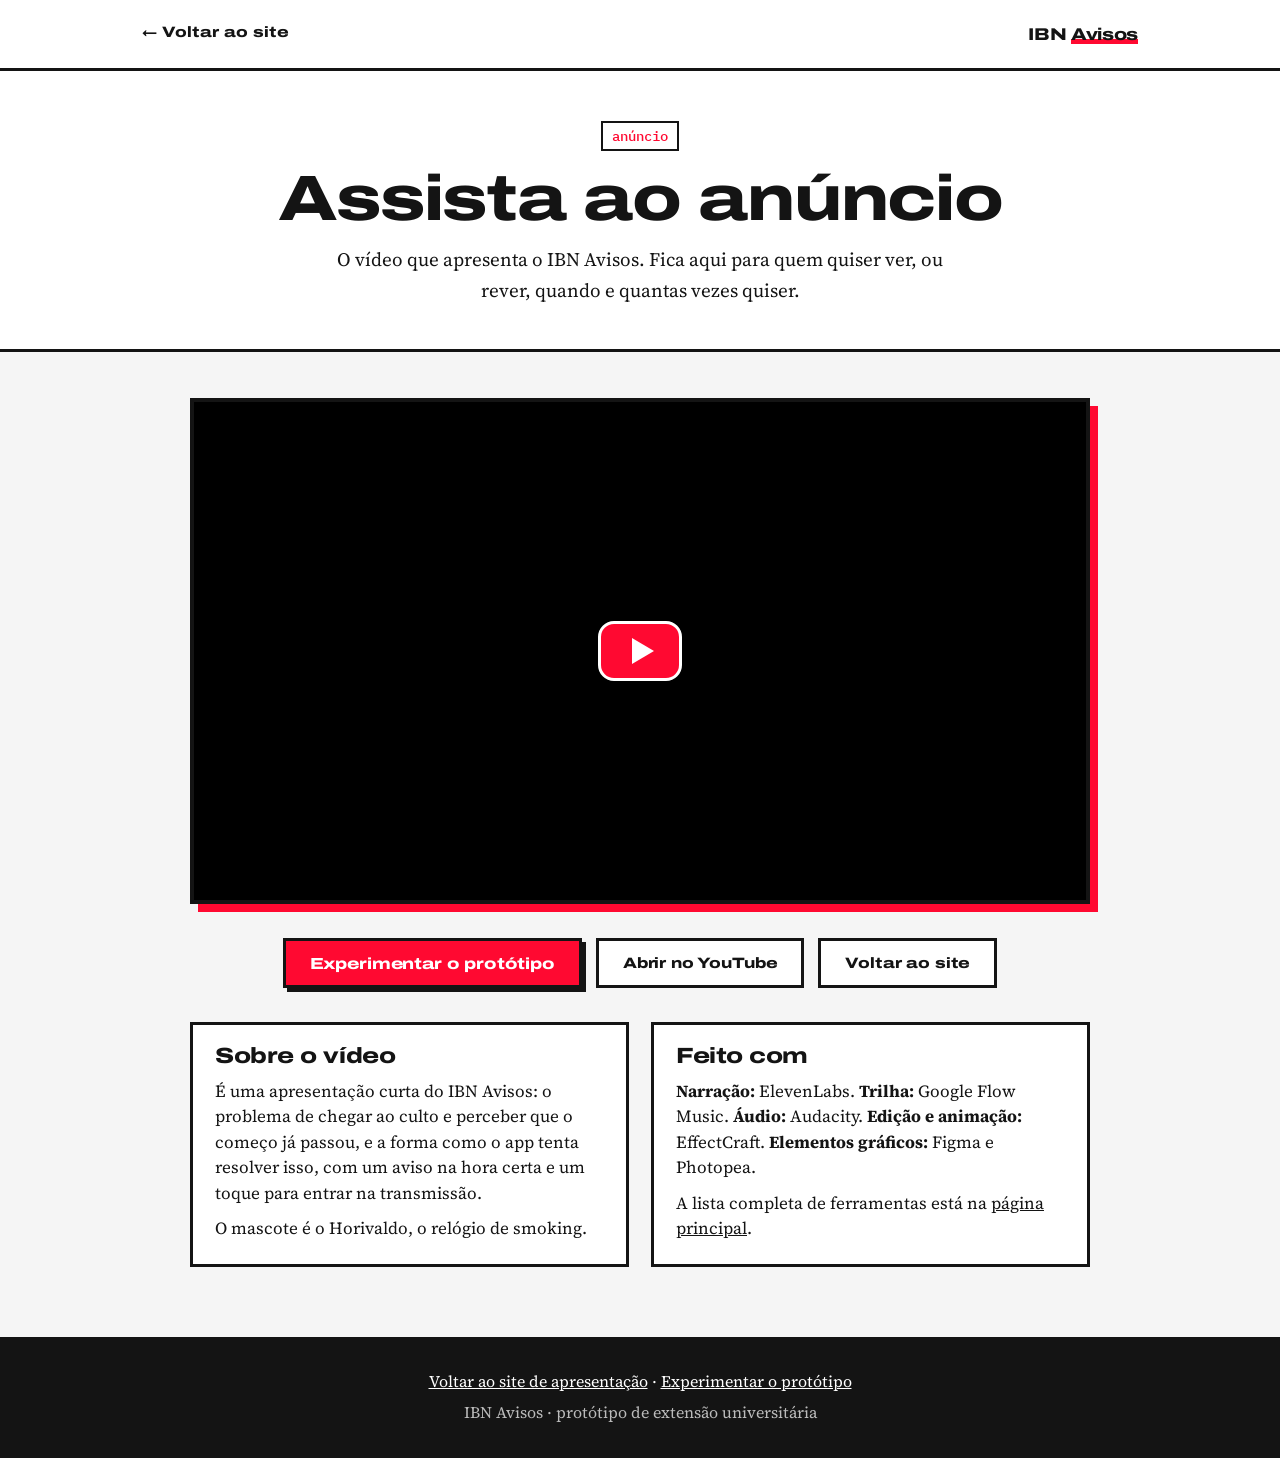
<file: anuncio.html>
<!DOCTYPE html>
<html lang="pt-BR">
<head>
<meta charset="utf-8">
<meta name="viewport" content="width=device-width, initial-scale=1">
<title>Assista ao anúncio — IBN Avisos</title>
<meta name="description" content="O vídeo de anúncio do IBN Avisos, o protótipo de extensão universitária que avisa quando o culto começa.">
<meta name="theme-color" content="#141414">
<meta property="og:type" content="website">
<meta property="og:locale" content="pt_BR">
<meta property="og:title" content="Assista ao anúncio — IBN Avisos">
<meta property="og:description" content="O vídeo de anúncio do IBN Avisos.">
<link rel="icon" href="img/favicon.png">
<link rel="preconnect" href="https://fonts.googleapis.com">
<link rel="preconnect" href="https://fonts.gstatic.com" crossorigin>
<link href="https://fonts.googleapis.com/css2?family=Archivo:wdth,wght@125,800&family=IBM+Plex+Mono:wght@500&family=Source+Serif+4:wght@400;600&display=swap" rel="stylesheet">
<link rel="stylesheet" href="paginas.css">
</head>
<body>

<div class="topo"><div class="w">
<a class="voltar" href="index.html">← Voltar ao site</a>
<span class="marca">IBN <span>Avisos</span></span>
</div></div>

<header class="cab"><div class="w">
<span class="mono st">anúncio</span>
<h1>Assista ao anúncio</h1>
<p>O vídeo que apresenta o IBN Avisos. Fica aqui para quem quiser ver, ou rever, quando e quantas vezes quiser.</p>
</div></header>

<main class="cena"><div class="w">

<!--
  COMO COLOCAR O VÍDEO
  1) Suba o vídeo no YouTube.
  2) Copie o código que aparece no endereço depois de "v=" (ou depois de "youtu.be/").
     Exemplo: em https://www.youtube.com/watch?v=AbC123xyz00 o código é AbC123xyz00
  3) Cole o código entre as aspas de data-youtube-id abaixo.
  Pronto: o espaço tracejado some e o vídeo aparece, com um botão de play.
  O vídeo só carrega quando a pessoa toca em play (deixa a página leve).
-->
<div class="video" id="video" data-youtube-id="AbTaUL5-g6E" data-titulo="Anúncio do IBN Avisos">
<div class="vazio" id="vazio">
<span class="play" aria-hidden="true"></span>
<span class="mono">ESPAÇO RESERVADO</span>
<p>O vídeo de anúncio entra aqui.</p>
</div>
</div>

<div class="acoes">
<a class="btn p" href="prototipo.html">Experimentar o protótipo</a>
<a class="btn s" id="yt" href="#" hidden target="_blank" rel="noopener">Abrir no YouTube</a>
<a class="btn s" href="index.html">Voltar ao site</a>
</div>

<div class="abaixo">
<section class="card">
<h2>Sobre o vídeo</h2>
<p>É uma apresentação curta do IBN Avisos: o problema de chegar ao culto e perceber que o começo já passou, e a forma como o app tenta resolver isso, com um aviso na hora certa e um toque para entrar na transmissão.</p>
<p>O mascote é o Horivaldo, o relógio de smoking.</p>
</section>
<section class="card">
<h2>Feito com</h2>
<p><b>Narração:</b> ElevenLabs. <b>Trilha:</b> Google Flow Music. <b>Áudio:</b> Audacity. <b>Edição e animação:</b> EffectCraft. <b>Elementos gráficos:</b> Figma e Photopea.</p>
<p>A lista completa de ferramentas está na <a href="index.html#s9">página principal</a>.</p>
</section>
</div>

<!--
  TEXTO DA NARRAÇÃO (opcional)
  Para mostrar o texto do vídeo, cole a narração dentro de <div class="corpo"> (um <p> por parágrafo)
  e apague o atributo "hidden" da <section> abaixo.
-->
<section class="card txt" style="max-width:900px;margin:22px auto 0" hidden>
<details>
<summary>Ler o texto da narração</summary>
<div class="corpo">
<p>[Cole aqui o texto da narração.]</p>
</div>
</details>
</section>

</div></main>

<footer><div class="w">
<p><a href="index.html">Voltar ao site de apresentação</a> · <a href="prototipo.html">Experimentar o protótipo</a></p>
<p>IBN Avisos · protótipo de extensão universitária</p>
</div></footer>

<script>
(function(){
var box=document.getElementById('video'),id=(box.getAttribute('data-youtube-id')||'').trim();
if(!/^[A-Za-z0-9_-]{6,20}$/.test(id))return;               /* sem código válido: mantém o espaço reservado */
var titulo=box.getAttribute('data-titulo')||'Vídeo';
var v=document.getElementById('vazio');if(v)v.remove();
var b=document.createElement('button');b.type='button';b.className='fac';b.setAttribute('aria-label','Assistir: '+titulo);
b.style.backgroundImage='url(https://i.ytimg.com/vi/'+id+'/hqdefault.jpg)';
b.innerHTML='<span class="play" aria-hidden="true"></span>';
b.addEventListener('click',function(){
 var f=document.createElement('iframe');
 f.src='https://www.youtube-nocookie.com/embed/'+id+'?autoplay=1&rel=0';
 f.title=titulo;f.allow='accelerometer; autoplay; clipboard-write; encrypted-media; gyroscope; picture-in-picture; web-share';
 f.allowFullscreen=true;f.referrerPolicy='strict-origin-when-cross-origin';
 box.replaceChild(f,b);
});
box.appendChild(b);
var y=document.getElementById('yt');y.href='https://www.youtube.com/watch?v='+id;y.hidden=false;
})();
</script>

<script data-goatcounter="https://nobrew.goatcounter.com/count"
        async src="//gc.zgo.at/count.js"></script>
</body>
</html>
</file>
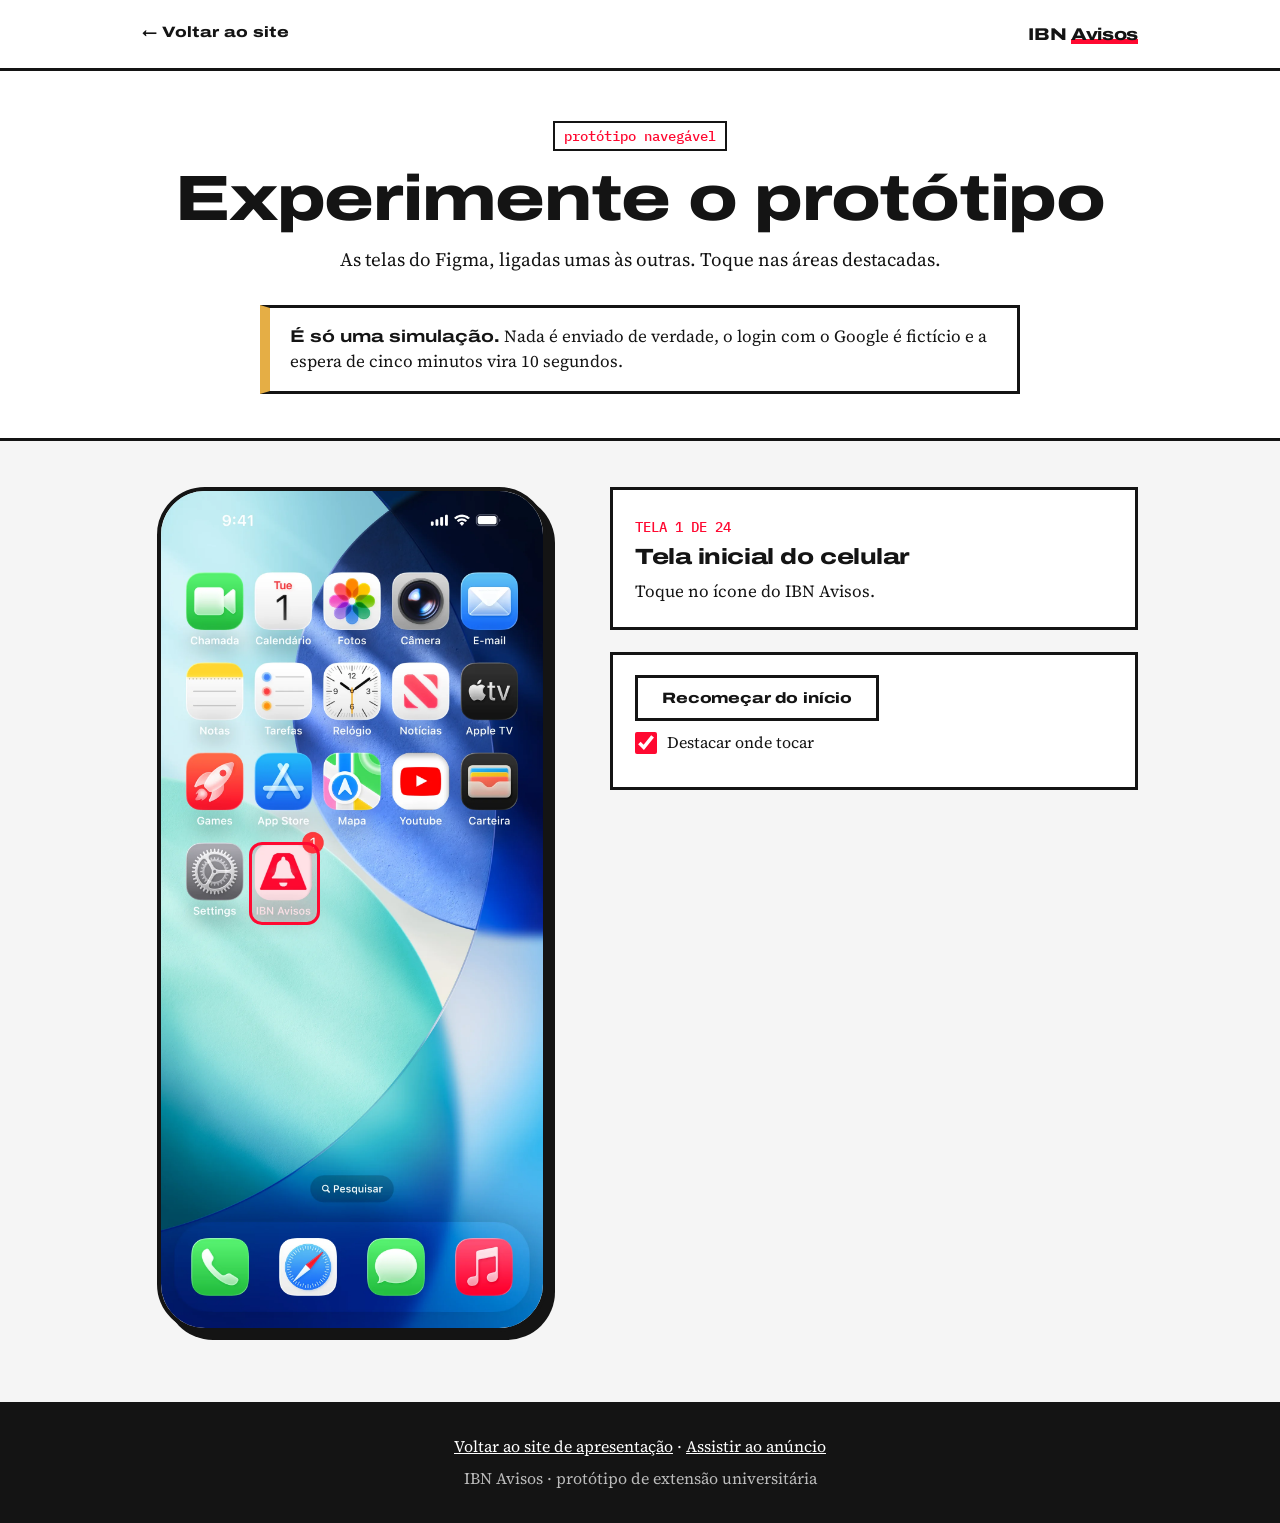
<file: prototipo.html>
<!DOCTYPE html>
<html lang="pt-BR">
<head>
<meta charset="utf-8">
<meta name="viewport" content="width=device-width, initial-scale=1">
<title>Experimente o protótipo — IBN Avisos</title>
<meta name="description" content="As telas do protótipo do IBN Avisos, navegáveis no navegador. Uma simulação: nenhuma notificação de verdade é enviada.">
<meta name="theme-color" content="#141414">
<meta property="og:type" content="website">
<meta property="og:locale" content="pt_BR">
<meta property="og:title" content="Experimente o protótipo — IBN Avisos">
<meta property="og:description" content="As telas do protótipo do IBN Avisos, navegáveis no navegador.">
<link rel="icon" href="img/favicon.png">
<link rel="preconnect" href="https://fonts.googleapis.com">
<link rel="preconnect" href="https://fonts.gstatic.com" crossorigin>
<link href="https://fonts.googleapis.com/css2?family=Archivo:wdth,wght@125,800&family=IBM+Plex+Mono:wght@500&family=Source+Serif+4:wght@400;600&display=swap" rel="stylesheet">
<link rel="stylesheet" href="paginas.css">
</head>
<body>

<div class="topo"><div class="w">
<a class="voltar" href="index.html">← Voltar ao site</a>
<span class="marca">IBN <span>Avisos</span></span>
</div></div>

<header class="cab"><div class="w">
<span class="mono st">protótipo navegável</span>
<h1>Experimente o protótipo</h1>
<p>As telas do Figma, ligadas umas às outras. Toque nas áreas destacadas.</p>
<div class="aviso"><b>É só uma simulação.</b> Nada é enviado de verdade, o login com o Google é fictício e a espera de cinco minutos vira 10 segundos.</div>
</div></header>

<main class="lab"><div class="w">

<div class="col-phone">
<div class="phone dest" id="ph" aria-label="Simulador do aplicativo">
<img class="l on" id="la" alt="" draggable="false">
<img class="l" id="lb2" alt="" draggable="false">
<video class="l v" id="vd" muted playsinline preload="auto" aria-hidden="true"></video>
<div id="hs"></div>
<div id="ui" aria-hidden="true"><div id="dg"></div><img id="hd" src="img/ui/hand.webp" alt="" draggable="false"><div id="ov"></div></div>
<div class="pt" id="pt" role="status" aria-live="polite"></div>
</div>
</div>

<div class="painel">
<section class="card" aria-live="polite">
<span class="mono" style="color:var(--red)" id="cn">TELA 1</span>
<h2 id="ct" style="margin-top:6px">Tela inicial do celular</h2>
<p id="cd"></p>
<div class="tempo" id="tp"><div class="barra"><i id="tb"></i></div><span class="mono" id="tt"></span><button type="button" class="btn s" id="pula">Pular a espera</button></div>
</section>

<section class="card">
<div class="ctl">
<button type="button" class="btn s" id="rst">Recomeçar do início</button>
</div>
<label class="chk-d"><input type="checkbox" id="dst" checked> Destacar onde tocar</label>
</section>
</div>

</div></main>

<footer><div class="w">
<p><a href="index.html">Voltar ao site de apresentação</a> · <a href="anuncio.html">Assistir ao anúncio</a></p>
<p>IBN Avisos · protótipo de extensão universitária</p>
</div></footer>

<noscript><div class="w" style="padding:30px 0"><div class="aviso">Esta página precisa de JavaScript para navegar entre as telas. As telas estão na <a href="index.html">página principal</a>.</div></div></noscript>

<script>
(function(){
var W=430,H=932,P='img/full/';
var BELL=[360,55,420,112],NH=[24,812,152,888],NY=[152,812,280,888],NC=[280,812,406,888],VOLTAR=[22,85,112,132],VOLTAR2=[22,115,112,158],GREET=[25,120,405,195],AVAT=[28,55,82,108];
var NAV=function(a){var n=[{r:NH,to:'home',l:'Início'},{r:NY,to:'lives',l:'Lives anteriores'},{r:NC,to:'prefs',l:'Preferências'}];return a.concat(n)};
var T_FALTA='Simulado: no app de verdade isto ainda não está ligado.';
var S={
 iphone:{img:'iphone',nome:'Tela inicial do celular',dica:'Toque no ícone do IBN Avisos.',
  hot:[{r:[100,392,178,482],to:'splash',l:'Abrir o IBN Avisos',main:1}]},
 splash:{img:'splash',vid:'splash',nome:'Abertura',dica:'Carregando…',auto:[2800,'loading'],hot:[]},
 loading:{img:'loading',nome:'Carregando',dica:'Só um instante…',auto:[900,'ap1'],hot:[]},
 ap1:{img:'ap1',nome:'Boas-vindas, 1 de 3',dica:'Toque em Continuar.',hot:[{r:[25,698,405,757],to:'ap2',l:'Continuar',main:1}]},
 ap2:{img:'ap2',nome:'Boas-vindas, 2 de 3',dica:'Toque em Continuar.',hot:[{r:VOLTAR2,to:'ap1',l:'Voltar'},{r:[25,698,405,757],to:'ap3',l:'Continuar',main:1}]},
 ap3:{img:'ap3',nome:'Boas-vindas, 3 de 3',dica:'Toque em Vamos começar.',hot:[{r:VOLTAR2,to:'ap2',l:'Voltar'},{r:[25,698,405,757],to:'perfis',l:'Vamos começar',main:1}]},
 perfis:{img:'perfis',nome:'Quem é você?',dica:'Escolha Frequentador.',
  hot:[{r:[26,312,405,430],to:'login',l:'Frequentador',main:1},{r:[26,452,405,568],to:'pastor',l:'Pastor'},{r:[26,588,405,705],to:'midia',l:'Equipe de Mídia'}]},
 login:{img:'login',nome:'Acesso do frequentador',dica:'Entre com o Google ou sem conta.',
  hot:[{r:VOLTAR,to:'perfis',l:'Voltar'},{r:[25,383,405,443],to:'google',l:'Continuar com o Google',main:1},{r:[25,527,405,587],to:'home',l:'Entrar sem conta'}]},
 google:{img:'google',vid:'google',nome:'Sincronizando',dica:'Sincronizando suas preferências…',auto:[5000,'splash2'],hot:[]},
 splash2:{img:'splash2',vid:'splash',nome:'Abertura',dica:'Quase lá…',auto:[2800,'home'],hot:[]},
 pastor:{img:'pastor',nome:'Acesso do pastor',dica:'Toque em Entrar.',
  hot:[{r:VOLTAR,to:'perfis',l:'Voltar'},{r:[325,178,405,233],to:'midia',l:'Trocar para Mídia'},{r:[25,528,405,586],to:'avpastor',l:'Entrar',main:1},{r:[90,605,245,640],to:'senha',l:'Esqueci a senha'}]},
 midia:{img:'midia',nome:'Acesso da equipe de mídia',dica:'Toque em Entrar.',
  hot:[{r:VOLTAR,to:'perfis',l:'Voltar'},{r:[325,178,405,233],to:'pastor',l:'Trocar para Pastor'},{r:[25,528,405,586],to:'avmidia',l:'Entrar',main:1},{r:[90,605,245,640],to:'senha',l:'Esqueci a senha'}]},
 senha:{img:'senha',vid:'senha',loop:1,nome:'Esqueceu a senha?',dica:'A recuperação é por contato humano.',
  hot:[{r:VOLTAR,act:'back',l:'Voltar'},{r:[38,553,212,598],act:'toast',m:'Simulado: copiaria o e-mail de suporte.',l:'Copiar e-mail'},{r:[218,553,392,598],act:'toast',m:'Simulado: abriria o seu app de e-mail.',l:'Enviar e-mail'}]},
 avpastor:{img:'avpastor',nome:'Área pastoral em breve',dica:'Volte à seleção de perfil.',
  hot:[{r:VOLTAR,to:'perfis',l:'Voltar'},{r:[25,630,405,690],to:'perfis',l:'Voltar à seleção de perfil',main:1}]},
 avmidia:{img:'avmidia',nome:'Mídia: disponível para computador',dica:'Volte à seleção de perfil.',
  hot:[{r:VOLTAR,to:'perfis',l:'Voltar'},{r:[25,630,405,690],to:'perfis',l:'Voltar à seleção de perfil',main:1}]},
 home:{img:'home',nome:'Início do frequentador',dica:'Toque em Verificar transmissão.',
  hot:NAV([{r:AVAT,to:'perfil',l:'Perfil'},{r:BELL,to:'notif',l:'Notificações'},{r:GREET,to:'perfil',l:'Abrir perfil'},{r:[25,393,405,435],to:'carreg',l:'Verificar transmissão',main:1},{r:[335,475,410,505],to:'notif',l:'Ver todas as notificações'}])},
 carreg:{img:'carreg',vid:'carregamento',nome:'Verificando a transmissão',dica:'Verificando…',auto:[5000,'pausa'],hot:[]},
 pausa:{img:'pausa',nome:'Live detectada',dica:'Live detectada.',auto:[800,'espera'],hot:[]},
 espera:{img:'espera_base',nome:'Esperando para confirmar',dica:'Esperando a confirmação…',auto:[10000,'aovivo'],skip:1,hot:[]},
 aovivo:{img:'aovivo',nome:'Estamos ao vivo',dica:'Entrar na live ou compartilhar.',
  hot:NAV([{r:BELL,to:'notif',l:'Notificações'},{r:GREET,to:'perfil',l:'Abrir perfil'},{r:[22,395,244,436],act:'toast',m:'Simulado: no app, abriria a transmissão no YouTube.',l:'Entrar na live',main:1},{r:[255,395,405,436],act:'toast',m:'Simulado: no app, abriria o menu de compartilhar.',l:'Compartilhar'}])},
 notif:{img:'notif',nome:'Notificações',dica:'Toque no sino para voltar ao início.',
  hot:NAV([{r:BELL,to:'home',l:'Voltar ao início',main:1}])},
 lives:{img:'lives',nome:'Lives anteriores',dica:'Quem perdeu o começo assiste depois.',
  hot:NAV([{r:BELL,to:'notif',l:'Notificações'},{r:[250,265,405,293],act:'toast',m:'Simulado: abriria a live no YouTube.',l:'Assistir, primeiro vídeo'},{r:[250,406,405,434],act:'toast',m:'Simulado: abriria a live no YouTube.',l:'Assistir, segundo vídeo'},{r:[250,550,405,578],act:'toast',m:'Simulado: abriria a live no YouTube.',l:'Assistir, terceiro vídeo'},{r:[25,625,405,688],act:'toast',m:'Simulado: abriria as playlists do canal.',l:'Ver playlists do canal'}])},
 prefs:{img:'prefs_base',nome:'Preferências',dica:'Escolha os cultos e o modo presencial.',
  hot:NAV([{r:BELL,to:'notif',l:'Notificações'},{r:[25,195,405,267],act:'c0',l:'Quarta-feira à noite'},{r:[25,287,405,360],act:'c1',l:'Domingo de manhã'},{r:[25,380,405,453],act:'c2',l:'Domingo à noite'},{r:[25,473,405,546],act:'c3',l:'Cultos extras'},{r:[25,573,405,670],act:'sw',l:'Estou presencialmente no culto'},{r:[25,692,405,731],to:'perfil',l:'Ver meu perfil'}])},
 perfil:{img:'perfil',nome:'Perfil',dica:'A foto é só um exemplo.',
  hot:NAV([{r:BELL,to:'notif',l:'Notificações'},{r:[244,255,278,292],act:'toast',m:T_FALTA,l:'Editar foto'}])}
};
var ORDER=['iphone','splash','loading','ap1','ap2','ap3','perfis','login','google','splash2','pastor','midia','senha','avpastor','avmidia','home','carreg','pausa','espera','aovivo','notif','lives','prefs','perfil'];
var pref={c:[true,true,true,false],sw:false};
var cur=null,hist=[],tAuto=null,tTick=null,tToast=null,top=0;
var $=function(i){return document.getElementById(i)};
var ph=$('ph'),hsEl=$('hs'),ovEl=$('ov'),lay=[$('la'),$('lb2')],pt=$('pt');

function pc(r){return 'left:'+(r[0]/W*100)+'%;top:'+(r[1]/H*100)+'%;width:'+((r[2]-r[0])/W*100)+'%;height:'+((r[3]-r[1])/H*100)+'%'}
function src(id){return P+S[id].img+'.webp'}
function pre(id){if(S[id]){var i=new Image();i.src=src(id)}}
function show(id){
 var s=src(id),a=lay[top],b=lay[1-top];
 if(a.getAttribute('src')===s)return;
 b.onload=function(){b.classList.add('on');a.classList.remove('on');top=1-top};
 b.src=s;
}
var vd=$('vd');
function vid(n,loop){
 vd.onplaying=null;
 if(!n){vd.classList.remove('on');vd.pause();return}
 vd.classList.remove('on');vd.loop=!!loop;
 vd.onplaying=function(){vd.classList.add('on')};
 vd.src='video/'+n+'.webm';
 var pr=vd.play();if(pr&&pr.catch)pr.catch(function(){});
}
function fit(){ph.style.setProperty('--k',ph.clientWidth/430)}
window.addEventListener('resize',fit);fit();
function toast(m){pt.textContent=m;pt.classList.add('on');clearTimeout(tToast);tToast=setTimeout(function(){pt.classList.remove('on')},2600)}
var YS=[212,305,398,491];
function ovs(){
 ovEl.innerHTML='';
 if(cur!=='prefs')return;
 for(var i=0;i<4;i++){var d=document.createElement('div');d.className='cb'+(pref.c[i]?' on':'');d.style.left='42px';d.style.top=(YS[i]-4)+'px';d.innerHTML='<i class="a"></i><i class="b"></i>';d.dataset.i=i;ovEl.appendChild(d)}
 var t=document.createElement('div');t.className='tg'+(pref.sw?' on':'');t.style.left='326px';t.style.top='601px';t.innerHTML='<i class="a"></i><i class="b"></i>';ovEl.appendChild(t);
}
function ovUpd(){
 [].forEach.call(ovEl.querySelectorAll('.cb'),function(d){d.classList.toggle('on',!!pref.c[+d.dataset.i])});
 var t=ovEl.querySelector('.tg');if(t)t.classList.toggle('on',!!pref.sw);
}
function act(h){
 if(h.act==='back'){var p=hist.pop();go(p||'perfis','back');return}
 if(h.act==='toast'){toast(h.m);return}
 if(h.act&&h.act.charAt(0)==='c'){var i=+h.act.charAt(1);pref.c[i]=!pref.c[i];ovUpd();return}
 if(h.act==='sw'){pref.sw=!pref.sw;ovUpd();toast(pref.sw?'Modo presencial ligado: os avisos ficam quietos por algumas horas.':'Modo presencial desligado.');return}
 if(h.to)go(h.to,'user');
}
function stopTimers(){clearTimeout(tAuto);clearInterval(tTick);tAuto=tTick=null;$('tp').classList.remove('on')}
function go(id,how){
 if(!S[id])return;
 var prev=cur;
 stopTimers();
 if(how==='user'&&prev)hist.push(prev);
 if(how==='jump')hist=[];
 cur=id;var s=S[id];
 show(id);
 ph.classList.toggle('esp',id==='espera');if(id==='espera')ph.style.setProperty('--r',0);
 hsEl.innerHTML='';
 s.hot.forEach(function(h){
  var b=document.createElement('button');b.type='button';b.className='hs'+(h.main?' main':'');b.setAttribute('style',pc(h.r));b.setAttribute('aria-label',h.l);
  b.addEventListener('click',function(){act(h)});hsEl.appendChild(b);
 });
 ovs();
 var n=ORDER.indexOf(id)+1;
  $('cn').textContent='TELA '+n+' DE '+ORDER.length;$('ct').textContent=s.nome;$('cd').textContent=s.dica||'';
 vid(s.vid,s.loop);
 s.hot.forEach(function(h){if(h.to)pre(h.to)});
 if(s.auto){
  pre(s.auto[1]);
  var t0=Date.now(),ms=s.auto[0],tp=$('tp');
  if(s.skip){
   tp.classList.add('on');$('pula').style.display='inline-flex';
   tTick=setInterval(function(){var el=Date.now()-t0,r=Math.max(0,Math.ceil((ms-el)/1000));$('tb').style.width=Math.min(100,el/ms*100)+'%';ph.style.setProperty('--r',Math.min(10,Math.floor(el/1000)));$('tt').textContent=(s.skip?'Esperando… ':'Avança em ')+r+' s'},120);
  }
  tAuto=setTimeout(function(){go(s.auto[1],'auto')},ms);
 }
}
$('pula').addEventListener('click',function(){var s=S[cur];if(s&&s.auto)go(s.auto[1],'auto')});
$('rst').addEventListener('click',function(){pref={c:[true,true,true,false],sw:false};go('iphone','jump')});
$('dst').addEventListener('change',function(){ph.classList.toggle('dest',this.checked)});
var h0=(location.hash||'').replace('#','');
go(S[h0]?h0:'iphone','jump');
})();
</script>
<script data-goatcounter="https://nobrew.goatcounter.com/count"
        async src="//gc.zgo.at/count.js"></script>
</body>
</html>
</file>
<file: paginas.css>
/* Estilos compartilhados das páginas internas (prototipo.html e anuncio.html).
   Mesma identidade da página principal: vermelho, preto e branco. */
:root{--red:#ff0931;--ink:#141414;--gold:#e5ae45;--cinza:#f5f5f5}
*{box-sizing:border-box;margin:0}
html{scroll-behavior:smooth}
body{background:var(--cinza);color:var(--ink);font:19px/1.6 "Source Serif 4",Georgia,serif;overflow-x:hidden}
[hidden]{display:none!important}
img{display:block;max-width:100%;height:auto}
h1,h2,h3{font-family:Archivo,"Arial Black",Impact,sans-serif;font-stretch:125%;font-weight:800;line-height:1.05;letter-spacing:-.02em}
a:focus-visible,button:focus-visible,summary:focus-visible{outline:3px solid var(--red);outline-offset:3px}
.w{max-width:1040px;margin:0 auto;padding:0 22px}
.mono{font:500 14px/1.3 "IBM Plex Mono",ui-monospace,monospace}
.st{display:inline-block;color:var(--red);border:2px solid var(--ink);padding:4px 9px;background:#fff}
.topo{background:#fff;border-bottom:3px solid var(--ink)}
.topo .w{display:flex;align-items:center;justify-content:space-between;gap:12px;padding-top:12px;padding-bottom:12px}
.voltar{display:inline-flex;align-items:center;gap:8px;min-height:44px;color:var(--ink);text-decoration:none;font:800 15px/1 Archivo,sans-serif;font-stretch:125%;border-bottom:3px solid transparent}
.voltar:hover{border-bottom-color:var(--red)}
.marca{font:800 17px/1 Archivo,sans-serif;font-stretch:125%;letter-spacing:-.02em}
.marca span{box-shadow:inset 0 -.3em 0 var(--red)}
.cab{background:#fff;text-align:center;padding:48px 0 44px;border-bottom:3px solid var(--ink)}
.cab h1{font-size:clamp(34px,7vw,64px);margin:14px 0 12px}
.cab p{max-width:34em;margin:0 auto}
.btn{display:inline-flex;align-items:center;justify-content:center;min-height:50px;padding:12px 24px;border:3px solid var(--ink);color:var(--ink);background:#fff;text-decoration:none;font:800 16px/1.1 Archivo,"Arial Black",sans-serif;font-stretch:125%;letter-spacing:-.01em;box-shadow:4px 4px 0 var(--ink);cursor:pointer;transition:transform .12s,box-shadow .12s}
.btn:hover{transform:translate(2px,2px);box-shadow:2px 2px 0 var(--ink)}
.btn.p{background:var(--red);color:#fff}
.btn.s{box-shadow:none;font-size:15px;min-height:46px}
.btn.s:hover{transform:none;background:var(--ink);color:#fff}
.aviso{background:#fff;border:3px solid var(--ink);border-left:10px solid var(--gold);padding:16px 20px;max-width:760px;margin:30px auto 0;text-align:left;font-size:17px;line-height:1.5}
.card a,.aviso a{color:var(--ink)}
.aviso b{font-family:Archivo,sans-serif;font-stretch:125%}
.tag{display:inline-block;font:500 12px/1 "IBM Plex Mono",monospace;padding:5px 8px;letter-spacing:.03em;background:#fff}
.tag.sim{border:2px solid var(--red);color:var(--red)}
.tag.prev{border:2px dashed var(--ink)}
footer{background:var(--ink);color:#fff;padding:32px 0;font-size:16px;text-align:center}
footer a{color:#fff}
footer p+p{margin-top:6px;color:#bbb}

/* ---------- simulador ---------- */
.lab{padding:46px 0 70px}
.lab .w{display:grid;grid-template-columns:minmax(0,420px) minmax(0,1fr);gap:48px;align-items:start;justify-content:center}
.col-phone{display:flex;flex-direction:column;align-items:center;gap:14px}
.phone{position:relative;width:min(100%,390px);aspect-ratio:430/932;border:4px solid var(--ink);border-radius:48px;overflow:hidden;background:#fafafa;box-shadow:8px 8px 0 var(--ink);isolation:isolate}
.phone .l{position:absolute;inset:0;width:100%;height:100%;object-fit:cover;opacity:0;transition:opacity .3s ease;pointer-events:none;user-select:none;-webkit-user-drag:none}
.phone .l.on{opacity:1}
.hs{position:absolute;z-index:3;background:transparent;border:0;padding:0;cursor:pointer;border-radius:12px;-webkit-tap-highlight-color:transparent}
.dest .hs{outline:2px dashed rgba(255,9,49,.7);outline-offset:-2px;background:rgba(255,9,49,.06)}
.dest .hs.main{outline:3px solid var(--red);background:rgba(255,9,49,.12);animation:pulso 1.4s ease-in-out infinite}
@keyframes pulso{0%,100%{box-shadow:0 0 0 0 rgba(255,9,49,.55)}50%{box-shadow:0 0 0 9px rgba(255,9,49,0)}}
.hs:focus-visible{outline:3px solid var(--ink);outline-offset:2px;background:rgba(255,9,49,.15)}
/* camada de controles: mesmas coordenadas do mockup (430x932), escalada junto com a tela */
.phone{--k:.9;--r:0}
#ui{position:absolute;left:0;top:0;width:430px;height:932px;transform-origin:0 0;transform:scale(var(--k));z-index:2;pointer-events:none}
#ui img{display:block;-webkit-user-drag:none;user-select:none}
.cb,.tg,#dg,#hd{position:absolute}
.cb i,.tg i{position:absolute;inset:0;background-size:100% 100%;background-repeat:no-repeat;transition:opacity .18s}
.cb{width:44px;height:44px}
.cb .a{background-image:url(img/ui/cb-off.webp)}
.cb .b{background-image:url(img/ui/cb-on.webp);opacity:0}
.tg{width:60px;height:40px}
.tg .a{background-image:url(img/ui/tg-off.webp)}
.tg .b{background-image:url(img/ui/tg-on.webp);opacity:0}
.cb.on .b,.tg.on .b{opacity:1}
.cb.on .a,.tg.on .a{opacity:0}
/* espera: contador que anda e a mão que aponta para o visor */
#dg{left:42.236px;top:418.5px;width:367px;height:135px;background:url(img/ui/digits.webp) no-repeat;background-size:100% 1100%;background-position:0 calc(var(--r)*10%);transform-origin:172.8px 50.6px;transform:scale(1.16);opacity:0;transition:opacity .12s}
#hd{left:-100px;top:500px;width:400px;height:440px;opacity:0;transform:translate(-64px,48px);transition:opacity .12s}
.phone.esp #dg,.phone.esp #hd{opacity:1;transition:opacity .3s .15s}
.phone.esp #hd{animation:aponta 1s ease-in-out infinite}
@keyframes aponta{0%,100%{transform:translate(-64px,48px)}36%{transform:translate(0,0)}46%{transform:translate(5px,-4px)}56%{transform:translate(0,0)}}
.pt{position:absolute;z-index:5;left:14px;right:14px;bottom:104px;background:var(--ink);color:#fff;border:3px solid var(--gold);padding:10px 12px;border-radius:14px;font:500 13px/1.4 "IBM Plex Mono",monospace;text-align:center;opacity:0;transform:translateY(10px);transition:.2s;pointer-events:none}
.pt.on{opacity:1;transform:none}
.leg{width:min(100%,390px);text-align:center}
.leg .n{font:800 18px/1.2 Archivo,sans-serif;font-stretch:125%;letter-spacing:-.01em}
.leg .d{font-size:16px;line-height:1.45;margin-top:4px;min-height:3em}
.painel{text-align:left;display:flex;flex-direction:column;gap:22px}
.card{background:#fff;border:3px solid var(--ink);padding:20px 22px 22px}
.card h2{font-size:22px;margin-bottom:10px}
.card p{font-size:17px;line-height:1.5}
.card p+p{margin-top:10px}
.tempo{margin-top:12px;display:none;gap:12px;align-items:center;flex-wrap:wrap}
.tempo.on{display:flex}
.tempo .barra{flex:1 1 140px;height:10px;border:2px solid var(--ink);background:#fff;border-radius:99px;overflow:hidden}
.tempo .barra i{display:block;height:100%;width:0;background:var(--red)}
.passos{list-style:none;padding:0;display:grid;gap:10px}
.passos button{width:100%;text-align:left;background:#fff;border:2px solid var(--ink);padding:12px 14px;font:inherit;font-size:16.5px;line-height:1.3;cursor:pointer;display:grid;grid-template-columns:34px 1fr;gap:10px;align-items:center}
.passos button:hover{background:var(--ink);color:#fff}
.passos .nn{width:34px;height:34px;border-radius:50%;border:2px solid currentColor;display:grid;place-items:center;font:800 15px Archivo,sans-serif;font-stretch:125%}
.passos b{display:block;font-family:Archivo,sans-serif;font-stretch:125%;font-weight:800;font-size:15px;letter-spacing:-.01em}
.passos span.t{font-size:15px;opacity:.85}
.ctl{display:flex;gap:12px;flex-wrap:wrap}
.chk-d{display:flex;align-items:center;gap:10px;font-size:16px;cursor:pointer;min-height:44px}
.chk-d input{width:22px;height:22px;accent-color:var(--red)}

/* ---------- vídeo ---------- */
.cena{padding:46px 0 70px}
.video{position:relative;width:100%;max-width:900px;margin:0 auto;aspect-ratio:16/9;border:4px solid var(--ink);background:var(--ink);box-shadow:8px 8px 0 var(--red);overflow:hidden}
.video iframe,.video .fac{position:absolute;inset:0;width:100%;height:100%;border:0}
.video .fac{background:#000 center/cover no-repeat;display:grid;place-items:center;border-radius:0;cursor:pointer;padding:0}
.video .fac::before{content:"";position:absolute;inset:0;background:linear-gradient(transparent 55%,rgba(0,0,0,.55))}
.video .play{position:relative;width:84px;height:60px;background:var(--red);border:3px solid #fff;border-radius:16px;display:grid;place-items:center;box-shadow:4px 4px 0 rgba(0,0,0,.35)}
.video .play::after{content:"";border-left:22px solid #fff;border-top:13px solid transparent;border-bottom:13px solid transparent;margin-left:5px}
.video .fac:hover .play{transform:scale(1.06)}
.vazio{position:absolute;inset:0;display:flex;flex-direction:column;align-items:center;justify-content:center;gap:10px;color:#fff;text-align:center;padding:20px;background:repeating-linear-gradient(45deg,#1b1b1b 0 14px,#141414 14px 28px)}
.vazio .play{opacity:.5}
.vazio .mono{color:var(--gold);letter-spacing:.06em}
.vazio p{font-size:17px;max-width:22em;color:#ddd}
.abaixo{max-width:900px;margin:34px auto 0;display:grid;grid-template-columns:1fr 1fr;gap:22px;text-align:left}
.acoes{display:flex;gap:14px;flex-wrap:wrap;justify-content:center;margin-top:34px}
.txt summary{cursor:pointer;font:800 17px/1.3 Archivo,sans-serif;font-stretch:125%;min-height:44px;display:flex;align-items:center}
.txt .corpo{margin-top:10px;font-size:17px}
.txt .corpo p+p{margin-top:12px}

@media(max-width:900px){
 .lab .w{grid-template-columns:1fr;gap:34px}
 .abaixo{grid-template-columns:1fr}
}
@media(max-width:520px){
 body{font-size:18px}
 .w{padding:0 16px}
 .cab{padding:36px 0 34px}
 .lab{padding:32px 0 54px}
 .phone{width:min(100%,390px,40vh);width:min(100%,390px,40svh);border-radius:40px;box-shadow:6px 6px 0 var(--ink)}
 .pt{bottom:92px;font-size:12px}
 .card{padding:16px 16px 18px}
 .video{box-shadow:5px 5px 0 var(--red)}
 .acoes .btn{width:100%}
 .marca{font-size:15px}
}
@media(prefers-reduced-motion:reduce){html{scroll-behavior:auto}.phone .l{transition:none}.dest .hs.main{animation:none}.phone.esp #hd{animation:none;transform:none}.btn,.pt{transition:none}}
</file>
